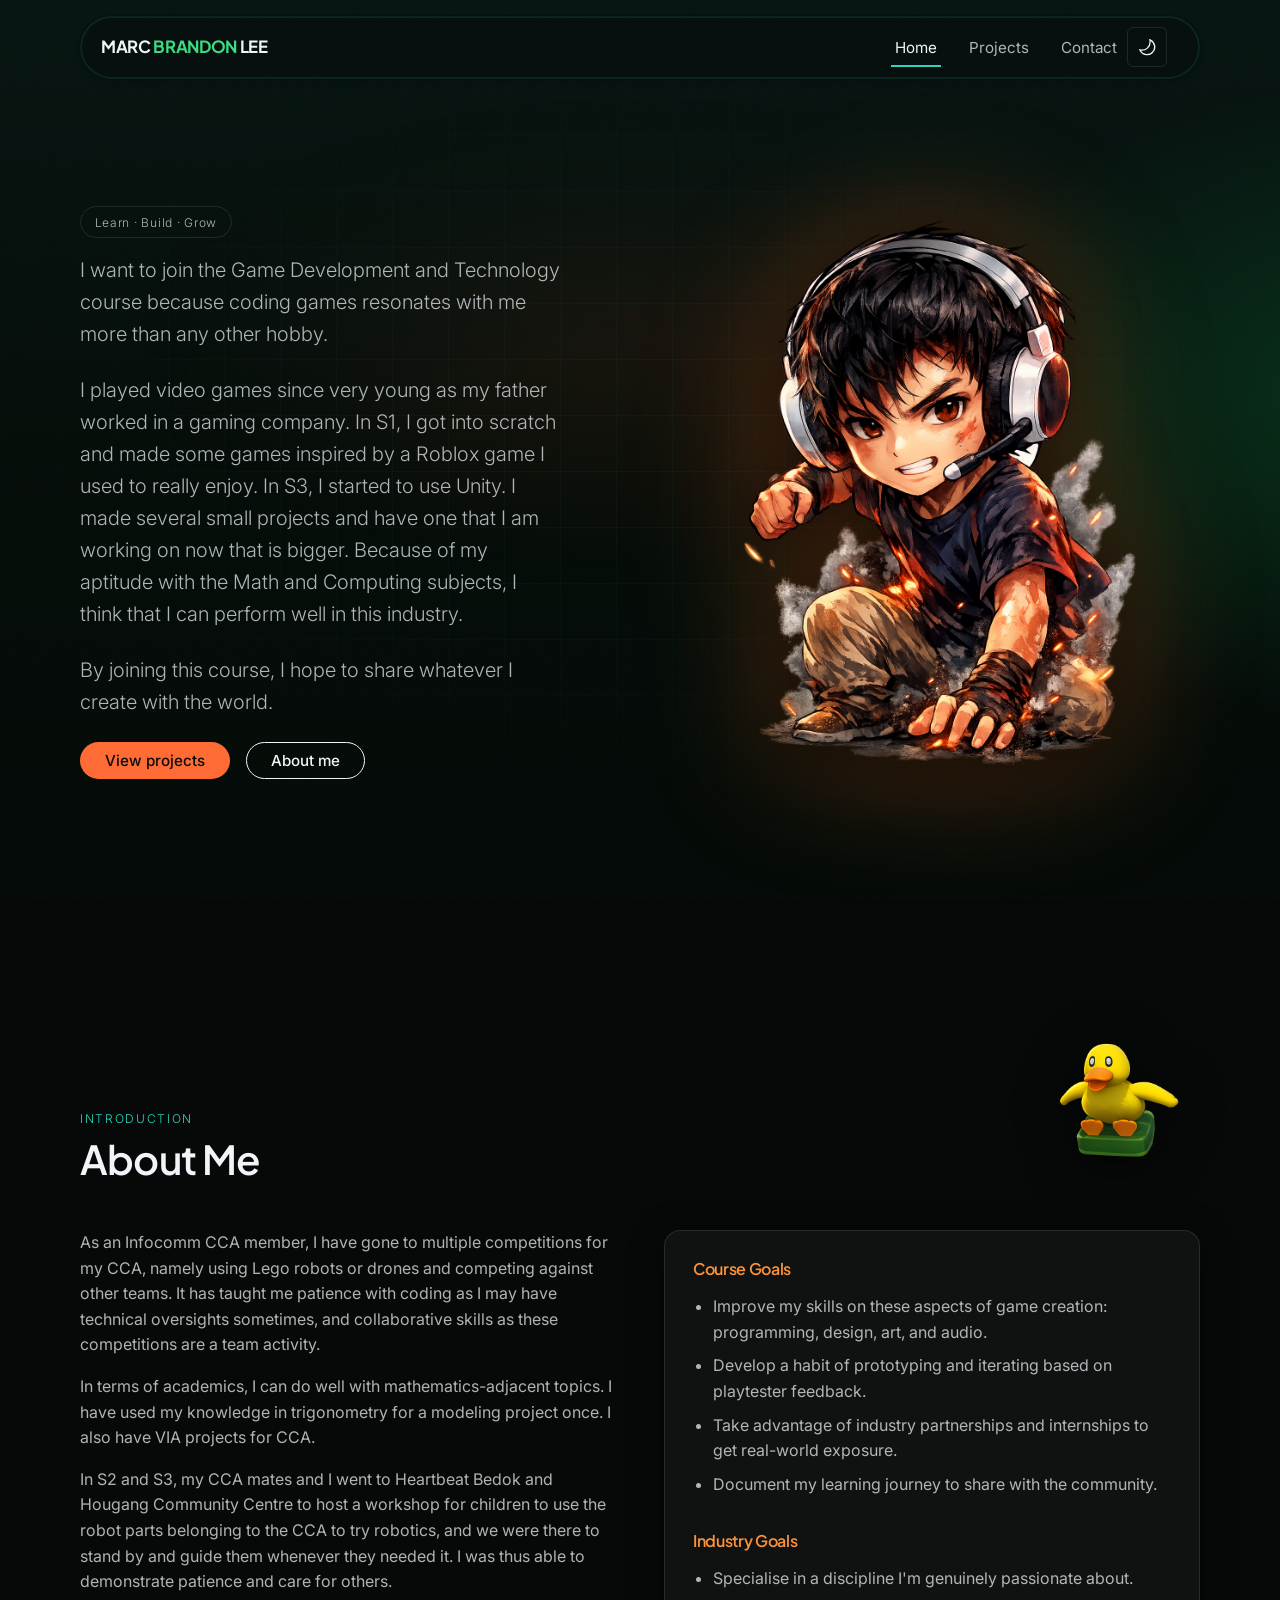
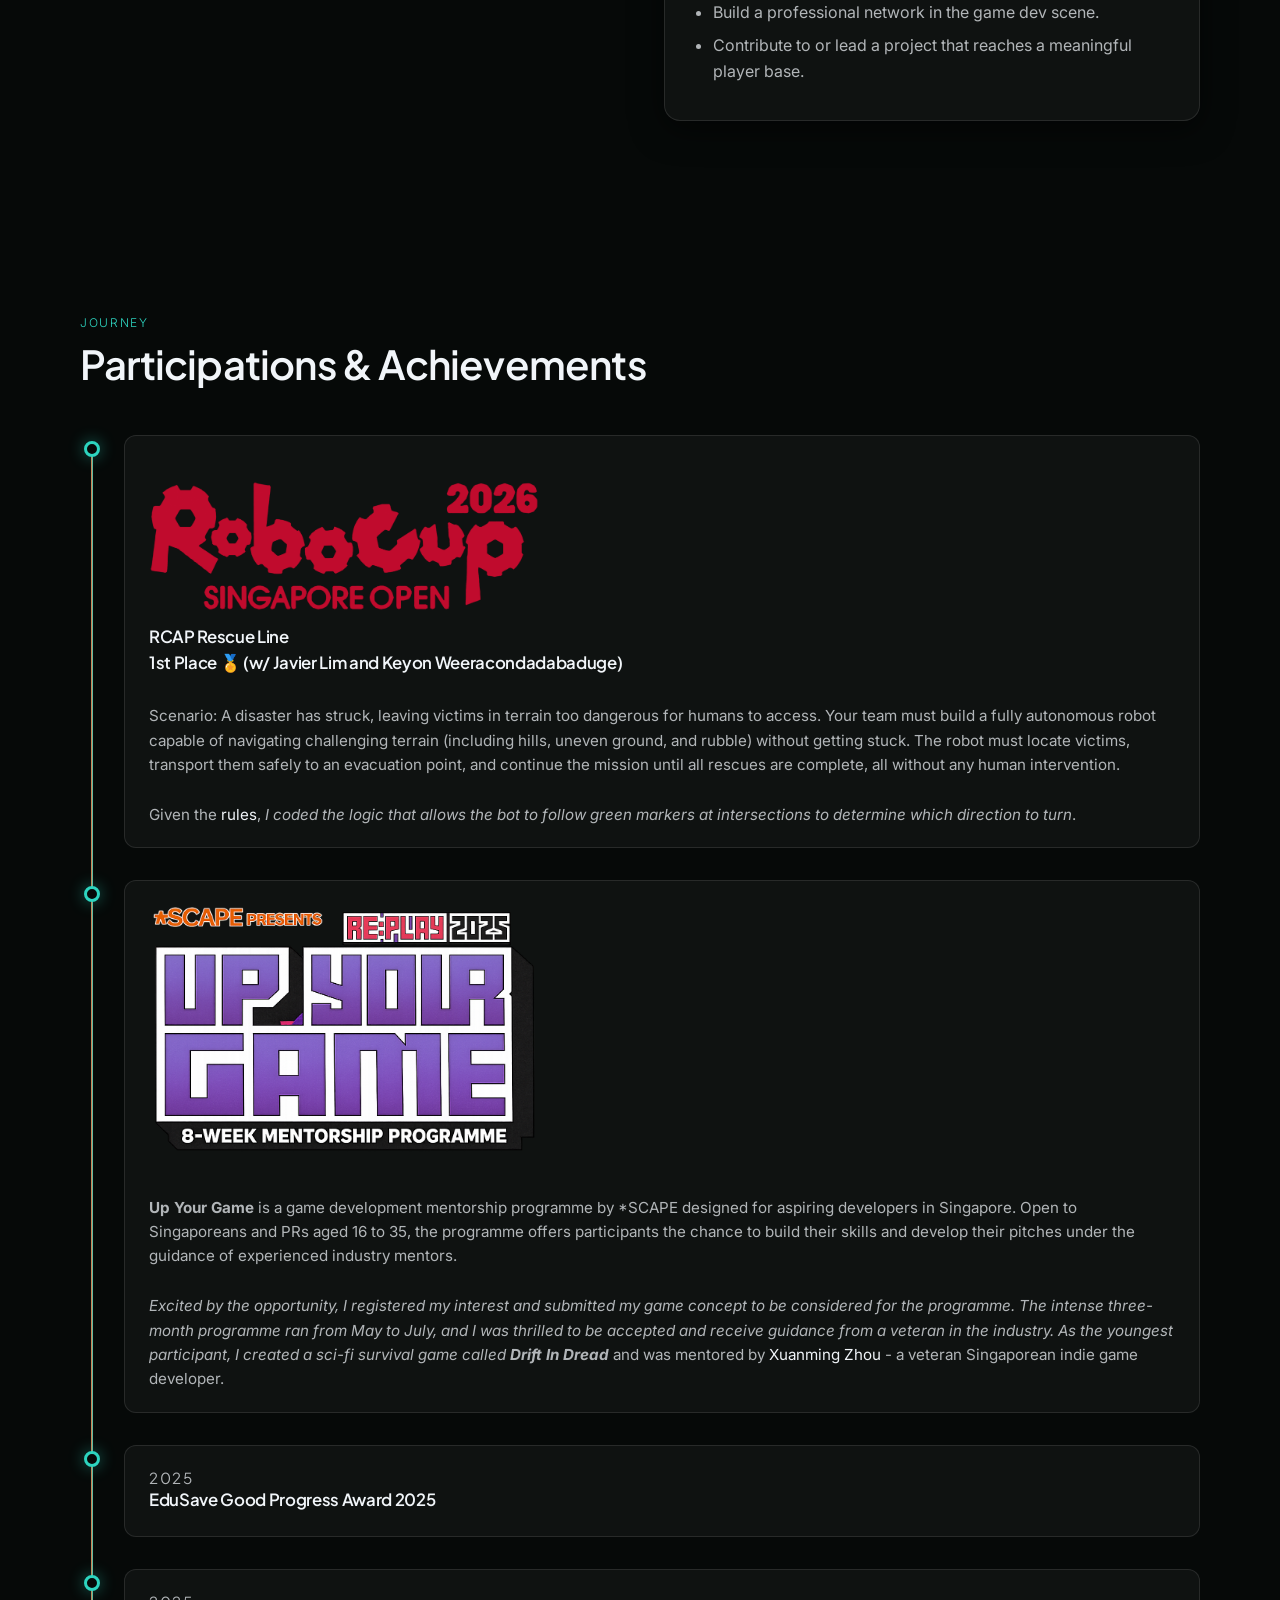
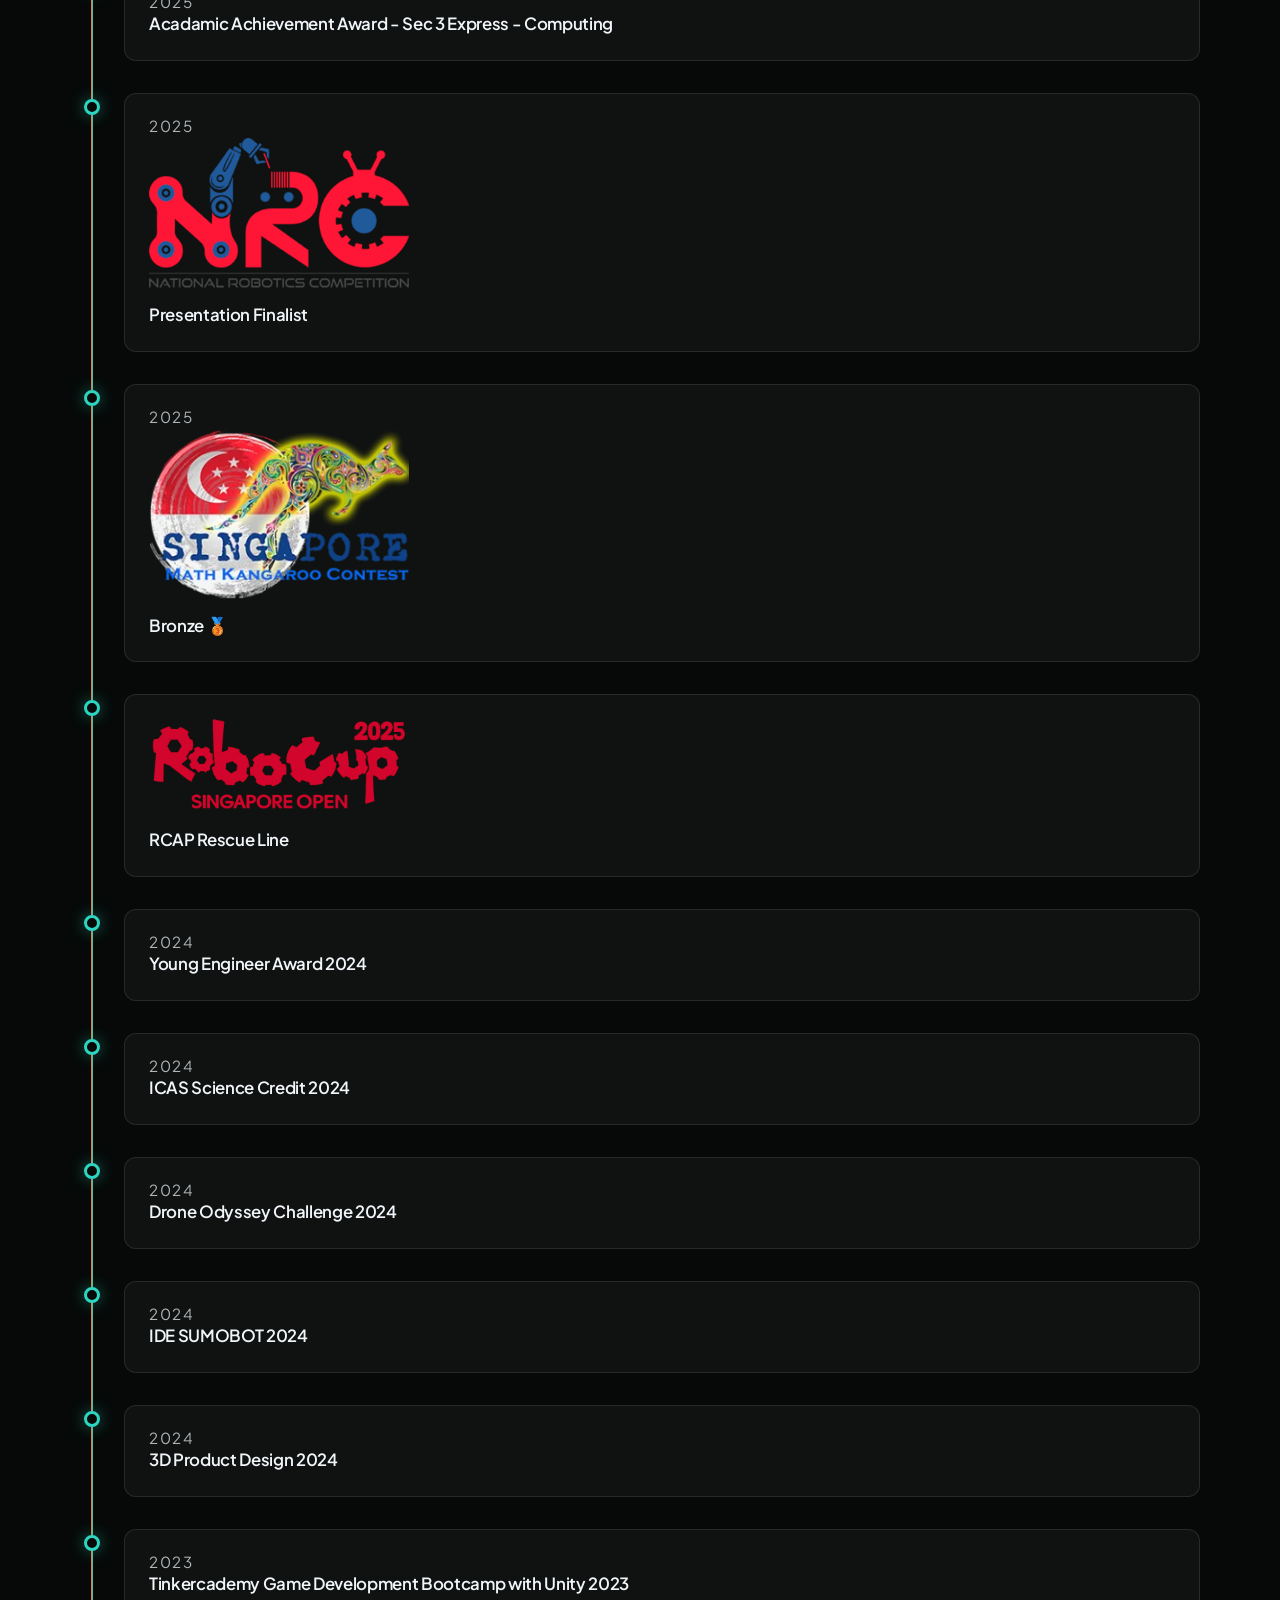
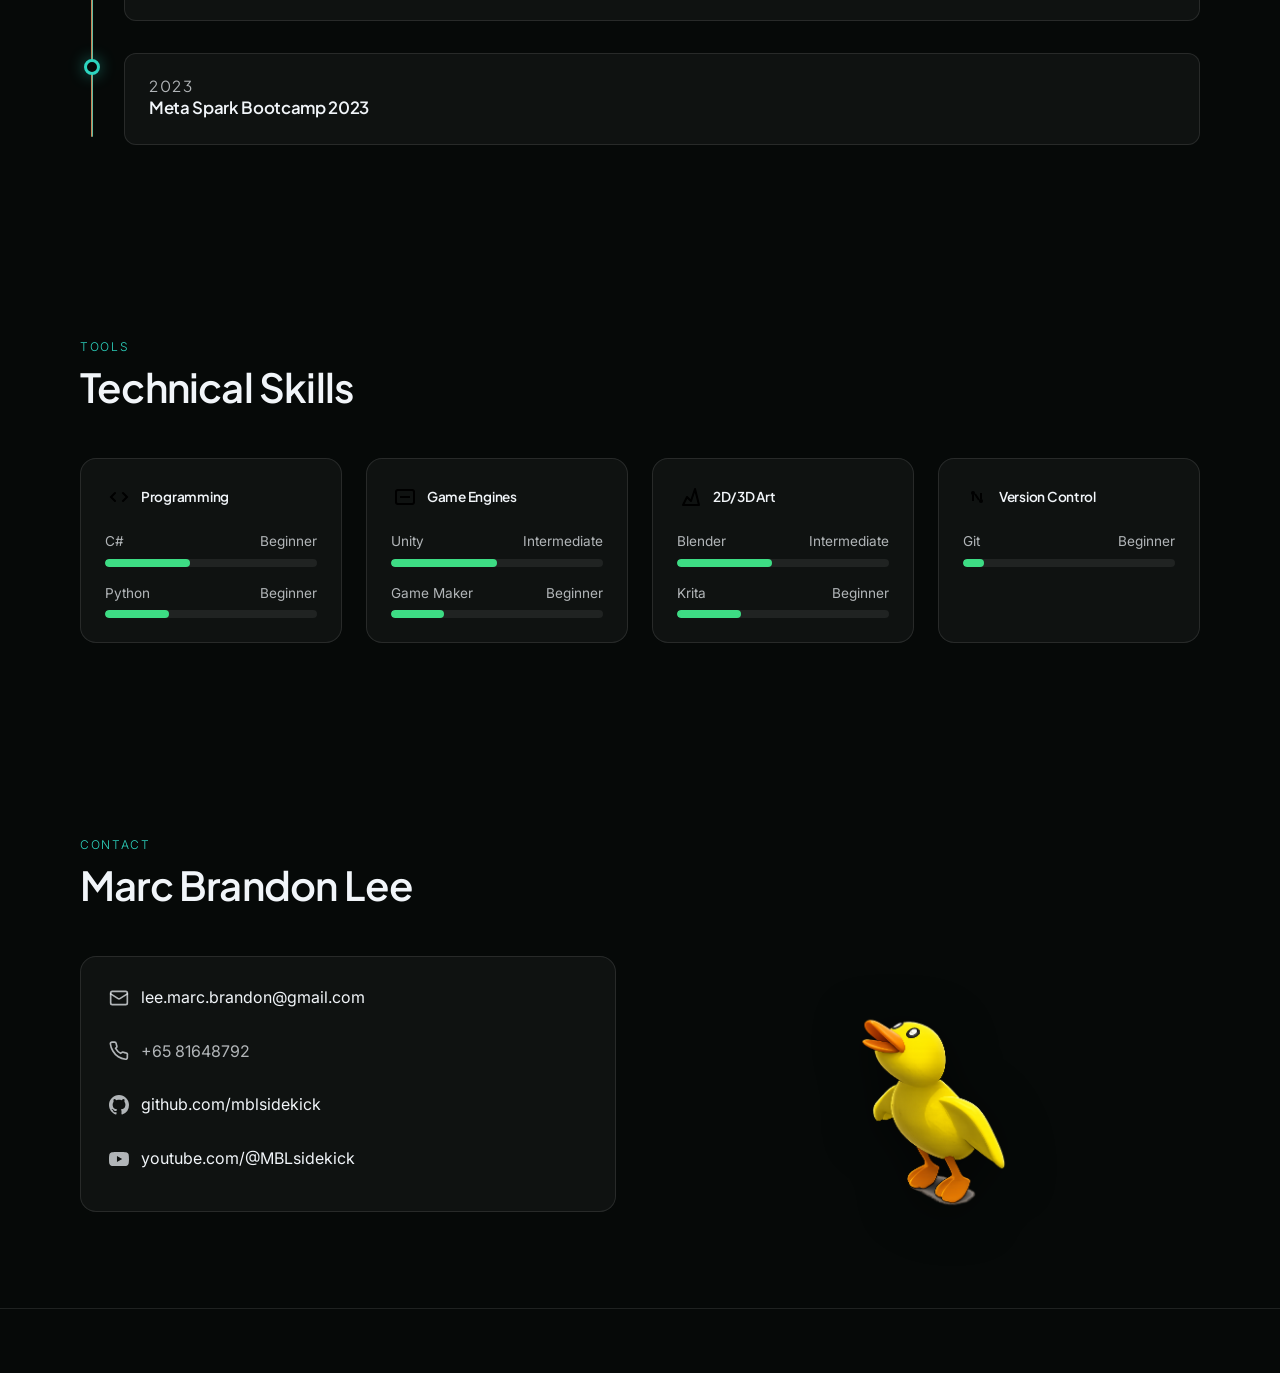
<file: index.html>
<!DOCTYPE html>
<html lang="en" class="dark">
  <head>
    <meta charset="UTF-8" />
    <meta name="viewport" content="width=device-width, initial-scale=1.0" />
    <meta
      name="description"
      content="Marc Brandon Lee — game development portfolio: Unity & Unreal projects, design documents, and contact."
    />
    <title>Marc Brandon Lee | Game Development Portfolio</title>
    <script>
      (function () {
        try {
          var t = localStorage.getItem("portfolioTheme");
          if (!t) t = "dark";
          document.documentElement.classList.remove("light", "dark");
          document.documentElement.classList.add(t);
        } catch (e) {
          document.documentElement.classList.add("dark");
        }
      })();
    </script>
    <link rel="preconnect" href="https://fonts.googleapis.com" />
    <link rel="preconnect" href="https://fonts.gstatic.com" crossorigin />
    <link
      href="https://fonts.googleapis.com/css2?family=Inter:wght@300;400;500;600;700&family=Plus+Jakarta+Sans:wght@400;500;600;700;800&display=swap"
      rel="stylesheet"
    />
    <link rel="stylesheet" href="css/style.css" />
    <link rel="stylesheet" href="css/responsive.css" />
  </head>
  <body>
    <!-- Full-screen loader: hidden by animations.js after load -->
    <div id="site-loader" class="site-loader" role="status" aria-live="polite" aria-busy="true">
      <div class="loader-inner">
        <div class="loader-logo">LOADING</div>
        <div class="loader-bar" aria-hidden="true">
          <div class="loader-bar-fill"></div>
        </div>
      </div>
    </div>

    <a class="skip-link" href="#main-content">Skip to main content</a>

    <div class="page-content">
      <header class="site-header">
        <div class="container header-inner">
          <a class="logo" href="index.html">MARC <span>BRANDON</span> LEE</a>
          <div class="header-actions">
            <nav id="primary-nav" class="main-nav" aria-label="Primary">
              <ul>
                <li><a href="index.html" aria-current="page">Home</a></li>
                <li><a href="projects.html">Projects</a></li>
                <li><a href="#contact">Contact</a></li>
              </ul>
            </nav>
            <button
              type="button"
              class="theme-toggle"
              id="theme-toggle"
              aria-label="Switch to light theme"
              title="Toggle light / dark theme"
            >
              <svg class="icon-moon" viewBox="0 0 24 24" aria-hidden="true" focusable="false">
                <path
                  fill="currentColor"
                  fill-rule="evenodd"
                  d="M16.5 6A10.5 10.5 0 0 1 4.7 16.4 8.5 8.5 0 1 0 16.4 4.7zm-1.7-2a9 9 0 0 1 .2 2 9 9 0 0 1-11 8.8 9 9 0 0 1-.8-.3c-.4 0-.8.3-.7.7a10 10 0 0 0 .3.8 10 10 0 0 0 9.2 6 10 10 0 0 0 4-19.2 10 10 0 0 0-.9-.3c-.3-.1-.7.3-.6.7a9 9 0 0 1 .3.8"
                />
              </svg>
              <svg class="icon-sun" viewBox="0 0 24 24" aria-hidden="true" focusable="false">
                <path
                  fill="currentColor"
                  fill-rule="evenodd"
                  d="M12 17.5a5.5 5.5 0 1 0 0-11 5.5 5.5 0 0 0 0 11m0 1.5a7 7 0 1 0 0-14 7 7 0 0 0 0 14m12-7a.8.8 0 0 1-.8.8h-2.4a.8.8 0 0 1 0-1.6h2.4a.8.8 0 0 1 .8.8M4 12a.8.8 0 0 1-.8.8H.8a.8.8 0 0 1 0-1.6h2.5a.8.8 0 0 1 .8.8zm16.5-8.5a.8.8 0 0 1 0 1l-1.8 1.8a.8.8 0 0 1-1-1l1.7-1.8a.8.8 0 0 1 1 0zM6.3 17.7a.8.8 0 0 1 0 1l-1.7 1.8a.8.8 0 1 1-1-1l1.7-1.8a.8.8 0 0 1 1 0M12 0a.8.8 0 0 1 .8.8v2.5a.8.8 0 0 1-1.6 0V.8A.8.8 0 0 1 12 0m0 20a.8.8 0 0 1 .8.8v2.4a.8.8 0 0 1-1.6 0v-2.4a.8.8 0 0 1 .8-.8M3.5 3.5a.8.8 0 0 1 1 0l1.8 1.8a.8.8 0 1 1-1 1L3.5 4.6a.8.8 0 0 1 0-1zm14.2 14.2a.8.8 0 0 1 1 0l1.8 1.7a.8.8 0 0 1-1 1l-1.8-1.7a.8.8 0 0 1 0-1"
                />
              </svg>
            </button>
            <button
              type="button"
              class="nav-toggle"
              aria-expanded="false"
              aria-controls="primary-nav"
              aria-label="Open menu"
            >
              <span></span><span></span><span></span>
            </button>
          </div>
          <div class="nav-backdrop" aria-hidden="true"></div>
        </div>
      </header>

      <main id="main-content">
        <!-- Hero: replace name, tagline, and profile image paths -->
        <section class="hero" id="top" aria-labelledby="hero-heading">
          <div class="container hero-grid">
            <div class="hero-text reveal">
              <p class="hero-eyebrow">Learn · Build · Grow</p>
              <p class="hero-tagline">
                I want to join the Game Development and Technology course because coding games resonates with me more than any other hobby.
              </p>
              <p class="hero-tagline">
                I played video games since very young as my father worked in a gaming company. In S1, I got into scratch and made some games inspired by a Roblox game I used to really enjoy. In S3, I started to use Unity. I made several small projects and have one that I am working on now that is bigger. Because of my aptitude with the Math and Computing subjects, I think that I can perform well in this industry.
              </p>
              <p class="hero-tagline">
                By joining this course, I hope to share whatever I create with the world.
              </p>
              <div class="hero-cta">
                <a class="btn btn-primary" href="projects.html">View projects</a>
                <a class="btn btn-ghost" href="#about">About me</a>
              </div>
            </div>
            <div class="hero-photo-wrap reveal">
              <div class="hero-photo-frame">
                <img
                  src="images/profile/hero-character.png"
                  alt="Portrait of Marc Brandon Lee, game development student"
                  width="400"
                  height="500"
                  loading="eager"
                />
              </div>
            </div>
          </div>
        </section>

        <!-- About -->
        <section class="section" id="about" aria-labelledby="about-title">
          <div class="container">
            <header class="section-header about-header reveal">
              <div class="about-header-text">
                <p class="section-label">Introduction</p>
                <h2 id="about-title" class="section-title">About Me</h2>
              </div>
              <img src="images/duck2.png" alt="Duck mascot" class="about-duck" />
            </header>
            <div class="about-grid">
              <div class="about-text reveal">
                <p>
                  As an Infocomm CCA member, I have gone to multiple competitions for my CCA, namely using Lego robots or drones and competing against other teams. It has taught me patience with coding as I may have technical oversights sometimes, and collaborative skills as these competitions are a team activity.
                </p>
                <p>
                  In terms of academics, I can do well with mathematics-adjacent topics. I have used my knowledge in trigonometry for a modeling project once. I also have VIA projects for CCA.
                </p>
                <p>
                   In S2 and S3, my CCA mates and I went to Heartbeat Bedok and Hougang Community Centre to host a workshop for children to use the robot parts belonging to the CCA to try robotics, and we were there to stand by and guide them whenever they needed it. I was thus able to demonstrate patience and care for others.
                </p>
              </div>
              <aside class="goals-card reveal" aria-labelledby="goals-heading">
                <h3 id="goals-heading">Course Goals</h3>
                <ul>
                  <li>Improve my skills on these aspects of game creation: programming, design, art, and audio.</li>
                  <li>Develop a habit of prototyping and iterating based on playtester feedback.</li>
                  <li>Take advantage of industry partnerships and internships to get real-world exposure.</li>
                  <li>Document my learning journey to share with the community.</li>
                </ul>
                <br>
                <h3 id="goals-heading">Industry Goals</h3>
                <ul>
                  <li>Specialise in a discipline I'm genuinely passionate about.</li>
                  <li>Build a professional network in the game dev scene.</li>
                  <li>Contribute to or lead a project that reaches a meaningful player base.</li>
                </ul>
              </aside>
            </div>
          </div>
        </section>


        <!-- Experience timeline -->
        <section class="section" id="experience" aria-labelledby="exp-title">
          <div class="container">
            <header class="section-header reveal">
              <p class="section-label">Journey</p>
              <h2 id="exp-title" class="section-title">Participations &amp; Achievements</h2>
            </header>
            <ol class="timeline">            
              <li class="timeline-item reveal">
                <span class="timeline-dot" aria-hidden="true"></span>
                <article class="timeline-card">
                  <!--<p class="timeline-date">2026</p>-->
                  <br>
                  <img src="images/robocup-2026.png" alt="RoboCup 2026 Singapore Open logo" style="max-width: 390px; width: 100%; margin-bottom: 1rem; display: block;" />
                  <h3>RCAP Rescue Line</h3>
                  <h3>1st Place 🏅 (w/ Javier Lim and Keyon Weeracondadabaduge)</h3>
                  <br>
                  <p>
                    Scenario: A disaster has struck, leaving victims in terrain too dangerous for humans to access. Your team must build a fully autonomous robot capable of navigating challenging terrain (including hills, uneven ground, and rubble) without getting stuck. The robot must locate victims, transport them safely to an evacuation point, and continue the mission until all rescues are complete, all without any human intervention.
                  </p>
                  <br>
                  <p>
                    Given the <a href="https://junior.robocup.org/wp-content/uploads/2026/01/RCJRescueLine2026-draft.pdf" target="_blank">rules</a>, <em>I coded the logic that allows the bot to follow green markers at intersections to determine which direction to turn</em>.
                  </p>
                </article>
              </li>
              <li class="timeline-item reveal">
                <span class="timeline-dot" aria-hidden="true"></span>
                <article class="timeline-card">
                  <img src="images/scape-up-your-game-2025.png" alt="SCAPE Up Your Game 2025 logo" style="max-width: 390px; width: 100%; margin-bottom: 1rem; display: block;" />
                  <br>
                  <p>
                    <strong>Up Your Game</strong> is a game development mentorship programme by *SCAPE designed for aspiring developers in Singapore. Open to Singaporeans and PRs aged 16 to 35, the programme offers participants the chance to build their skills and develop their pitches under the guidance of experienced industry mentors.
                  </p>
                  <br>
                  <p>
                    <em>Excited by the opportunity, I registered my interest and submitted my game concept to be considered for the programme. The intense three-month programme ran from May to July, and I was thrilled to be accepted and receive guidance from a veteran in the industry. As the youngest participant, I created a sci-fi survival game called <strong>Drift In Dread</strong></em> and was mentored by <a href="https://xuanmingzhou.com/games/" target="_blank">Xuanming Zhou</a> - a veteran Singaporean indie game developer.
                  </p>
                </article>
              </li>
              <li class="timeline-item reveal">
                <span class="timeline-dot" aria-hidden="true"></span>
                <article class="timeline-card">
                  <p class="timeline-date">2025</p>
                  <h3>EduSave Good Progress Award 2025</h3>
                </article>
              </li>
              <li class="timeline-item reveal">
                <span class="timeline-dot" aria-hidden="true"></span>
                <article class="timeline-card">
                  <p class="timeline-date">2025</p>
                  <h3>Acadamic Achievement Award - Sec 3 Express - Computing</h3>
                </article>
              </li>
              <li class="timeline-item reveal">
                <span class="timeline-dot" aria-hidden="true"></span>
                <article class="timeline-card">
                  <p class="timeline-date">2025</p>
                  <img src="images/national-robotics-competition.png" alt="National Robotics Competition logo" style="max-width: 260px; width: 100%; margin-bottom: 1rem; display: block;" />
                  <h3>Presentation Finalist</h3>
                </article>
              </li>
              <li class="timeline-item reveal">
                <span class="timeline-dot" aria-hidden="true"></span>
                <article class="timeline-card">
                  <p class="timeline-date">2025</p>
                  <img src="images/singapore-math-kangaroo.png" alt="Singapore Math Kangaroo logo" style="max-width: 260px; width: 100%; margin-bottom: 1rem; display: block;" />
                  <h3>Bronze 🥉</h3>
                </article>
              </li>
              <li class="timeline-item reveal">
                <span class="timeline-dot" aria-hidden="true"></span>
                <article class="timeline-card">
                  <!--<p class="timeline-date">2025</p>-->
                  <img src="images/robocup-2025.png" alt="RoboCup 2025 Singapore Open logo" style="max-width: 260px; width: 100%; margin-bottom: 1rem; display: block;" />
                  <h3>RCAP Rescue Line</h3>
                </article>
              </li>
              <li class="timeline-item reveal">
                <span class="timeline-dot" aria-hidden="true"></span>
                <article class="timeline-card">
                  <p class="timeline-date">2024</p>
                  <h3>Young Engineer Award 2024</h3>
                </article>
              </li>
              <li class="timeline-item reveal">
                <span class="timeline-dot" aria-hidden="true"></span>
                <article class="timeline-card">
                  <p class="timeline-date">2024</p>
                  <h3>ICAS Science Credit 2024</h3>
                </article>
              </li>
              <li class="timeline-item reveal">
                <span class="timeline-dot" aria-hidden="true"></span>
                <article class="timeline-card">
                  <p class="timeline-date">2024</p>
                  <h3>Drone Odyssey Challenge 2024</h3>
                </article>
              </li>
              <li class="timeline-item reveal">
                <span class="timeline-dot" aria-hidden="true"></span>
                <article class="timeline-card">
                  <p class="timeline-date">2024</p>
                  <h3>IDE SUMOBOT 2024</h3>
                </article>
              </li>
              <li class="timeline-item reveal">
                <span class="timeline-dot" aria-hidden="true"></span>
                <article class="timeline-card">
                  <p class="timeline-date">2024</p>
                  <h3>3D Product Design 2024</h3>
                </article>
              </li>
              <li class="timeline-item reveal">
                <span class="timeline-dot" aria-hidden="true"></span>
                <article class="timeline-card">
                  <p class="timeline-date">2023</p>
                  <h3>Tinkercademy Game Development Bootcamp with Unity 2023</h3>
                </article>
              </li>
              <li class="timeline-item reveal">
                <span class="timeline-dot" aria-hidden="true"></span>
                <article class="timeline-card">
                  <p class="timeline-date">2023</p>
                  <h3>Meta Spark Bootcamp 2023</h3>
                </article>
              </li>
            </ol>
          </div>
        </section>


        <!-- Skills: edit data-width (e.g. 85%) and labels per student -->
        <section class="section" id="skills" aria-labelledby="skills-title">
          <div class="container">
            <header class="section-header reveal">
              <p class="section-label">Tools</p>
              <h2 id="skills-title" class="section-title">Technical Skills</h2>
            </header>
            <div class="skills-grid">
              <div class="skill-category reveal">
                <h3>
                  <span class="icon-wrap"><img src="images/icons/code.svg" alt="" width="24" height="24" /></span>
                  Programming
                </h3>
                <div class="skill-row">
                  <div class="skill-label"><span>C#</span><span>Beginner</span></div>
                  <div class="skill-bar" role="img" aria-label="C sharp skill level 65 percent">
                    <div class="skill-bar-fill" data-width="40%"></div>
                  </div>
                </div>
                <div class="skill-row">
                  <div class="skill-label"><span>Python</span><span>Beginner</span></div>
                  <div class="skill-bar" role="img" aria-label="Python skill level 65 percent">
                    <div class="skill-bar-fill" data-width="30%"></div>
                  </div>
                </div>
              </div>

              <div class="skill-category reveal">
                <h3>
                  <span class="icon-wrap"><img src="images/icons/engine.svg" alt="" width="24" height="24" /></span>
                  Game Engines
                </h3>
                <div class="skill-row" style="margin-top: 1rem">
                  <div class="skill-label"><span>Unity</span><span>Intermediate</span></div>
                  <div class="skill-bar">
                    <div class="skill-bar-fill" data-width="50%"></div>
                  </div>
                </div>
                <div class="skill-row" style="margin-top: 1rem">
                  <div class="skill-label"><span>Game Maker</span><span>Beginner</span></div>
                  <div class="skill-bar">
                    <div class="skill-bar-fill" data-width="25%"></div>
                  </div>
                </div>
              </div>

              <div class="skill-category reveal">
                <h3>
                  <span class="icon-wrap"><img src="images/icons/art.svg" alt="" width="24" height="24" /></span>
                  2D/3D Art
                </h3>
                <div class="skill-row" style="margin-top: 1rem">
                  <div class="skill-label"><span>Blender</span><span>Intermediate</span></div>
                  <div class="skill-bar">
                    <div class="skill-bar-fill" data-width="45%"></div>
                  </div>
                </div>
                <div class="skill-row" style="margin-top: 1rem">
                  <div class="skill-label"><span>Krita</span><span>Beginner</span></div>
                  <div class="skill-bar">
                    <div class="skill-bar-fill" data-width="30%"></div>
                  </div>
                </div>
              </div>

              <div class="skill-category reveal">
                <h3>
                  <span class="icon-wrap"><img src="images/icons/git.svg" alt="" width="24" height="24" /></span>
                  Version Control
                </h3>
                <div class="skill-row" style="margin-top: 1rem">
                  <div class="skill-label"><span>Git</span><span>Beginner</span></div>
                  <div class="skill-bar">
                    <div class="skill-bar-fill" data-width="10%"></div>
                  </div>
                </div>
              </div>
            </div>
          </div>
        </section>


        <!-- Contact -->
        <section class="section" id="contact" aria-labelledby="contact-title">
          <div class="container">
            <header class="section-header reveal">
              <p class="section-label">Contact</p>
              <h2 id="contact-title" class="section-title">Marc Brandon Lee</h2>
            </header>
            <div class="contact-grid">
              <div class="contact-info reveal">
                <ul class="contact-list" style="display: flex; flex-direction: column; gap: 1rem; list-style: none; padding: 0; margin: 0;">
                  <li style="display: flex; align-items: center; gap: 0.75rem;">
                    <svg xmlns="http://www.w3.org/2000/svg" width="20" height="20" viewBox="0 0 24 24" fill="none" stroke="currentColor" stroke-width="2" stroke-linecap="round" stroke-linejoin="round" aria-hidden="true" style="flex-shrink:0; color: var(--accent)"><rect width="20" height="16" x="2" y="4" rx="2"/><path d="m22 7-8.97 5.7a1.94 1.94 0 0 1-2.06 0L2 7"/></svg>
                    <a href="mailto:lee.marc.brandon@gmail.com" style="word-break: break-all;">lee.marc.brandon@gmail.com</a>
                  </li>
                  <li style="display: flex; align-items: center; gap: 0.75rem;">
                    <svg xmlns="http://www.w3.org/2000/svg" width="20" height="20" viewBox="0 0 24 24" fill="none" stroke="currentColor" stroke-width="2" stroke-linecap="round" stroke-linejoin="round" aria-hidden="true" style="flex-shrink:0; color: var(--accent)"><path d="M22 16.92v3a2 2 0 0 1-2.18 2 19.79 19.79 0 0 1-8.63-3.07A19.5 19.5 0 0 1 4.69 12a19.79 19.79 0 0 1-3.07-8.67A2 2 0 0 1 3.6 1.27h3a2 2 0 0 1 2 1.72c.127.96.361 1.903.7 2.81a2 2 0 0 1-.45 2.11L7.91 8.85a16 16 0 0 0 6 6l1.27-.85a2 2 0 0 1 2.11-.45c.907.339 1.85.573 2.81.7A2 2 0 0 1 22 16.92z"/></svg>
                    <span>+65 81648792</span>
                  </li>
                  <li style="display: flex; align-items: center; gap: 0.75rem;">
                    <svg xmlns="http://www.w3.org/2000/svg" width="20" height="20" viewBox="0 0 24 24" fill="currentColor" aria-hidden="true" style="flex-shrink:0; color: var(--accent)"><path d="M12 0C5.37 0 0 5.37 0 12c0 5.31 3.435 9.795 8.205 11.385.6.105.825-.255.825-.57 0-.285-.015-1.23-.015-2.235-3.015.555-3.795-.735-4.035-1.41-.135-.345-.72-1.41-1.23-1.695-.42-.225-1.02-.78-.015-.795.945-.015 1.62.87 1.845 1.23 1.08 1.815 2.805 1.305 3.495.99.105-.78.42-1.305.765-1.605-2.67-.3-5.46-1.335-5.46-5.925 0-1.305.465-2.385 1.23-3.225-.12-.3-.54-1.53.12-3.18 0 0 1.005-.315 3.3 1.23.96-.27 1.98-.405 3-.405s2.04.135 3 .405c2.295-1.56 3.3-1.23 3.3-1.23.66 1.65.24 2.88.12 3.18.765.84 1.23 1.905 1.23 3.225 0 4.605-2.805 5.625-5.475 5.925.435.375.81 1.095.81 2.22 0 1.605-.015 2.895-.015 3.3 0 .315.225.69.825.57A12.02 12.02 0 0 0 24 12c0-6.63-5.37-12-12-12z"/></svg>
                    <a href="https://github.com/mblsidekick" target="_blank" rel="noopener">github.com/mblsidekick</a>
                  </li>
                  <li style="display: flex; align-items: center; gap: 0.75rem;">
                    <svg xmlns="http://www.w3.org/2000/svg" width="20" height="20" viewBox="0 0 24 24" fill="currentColor" aria-hidden="true" style="flex-shrink:0; color: var(--accent)"><path d="M23.498 6.186a3.016 3.016 0 0 0-2.122-2.136C19.505 3.545 12 3.545 12 3.545s-7.505 0-9.377.505A3.017 3.017 0 0 0 .502 6.186C0 8.07 0 12 0 12s0 3.93.502 5.814a3.016 3.016 0 0 0 2.122 2.136c1.871.505 9.376.505 9.376.505s7.505 0 9.377-.505a3.015 3.015 0 0 0 2.122-2.136C24 15.93 24 12 24 12s0-3.93-.502-5.814zM9.545 15.568V8.432L15.818 12l-6.273 3.568z"/></svg>
                    <a href="https://www.youtube.com/@MBLsidekick" target="_blank" rel="noopener">youtube.com/@MBLsidekick</a>
                  </li>
                </ul>
              </div>
              <div style="position: relative;">
                <img src="images/duck.png" alt="Duck mascot" style="position: absolute; bottom: 0; left: 50%; transform: translateX(-50%); height: 80%; width: auto; object-fit: contain; filter: drop-shadow(0 8px 24px rgba(0,0,0,0.5));" />
              </div>
            </div>
          </div>
        </section>
      </main>

      <footer class="site-footer">
      </footer>
    </div>

    <script>
      document.getElementById("year").textContent = new Date().getFullYear();
    </script>
    <script src="js/animations.js" defer></script>
    <script src="js/main.js" defer></script>
  </body>
</html>
</file>
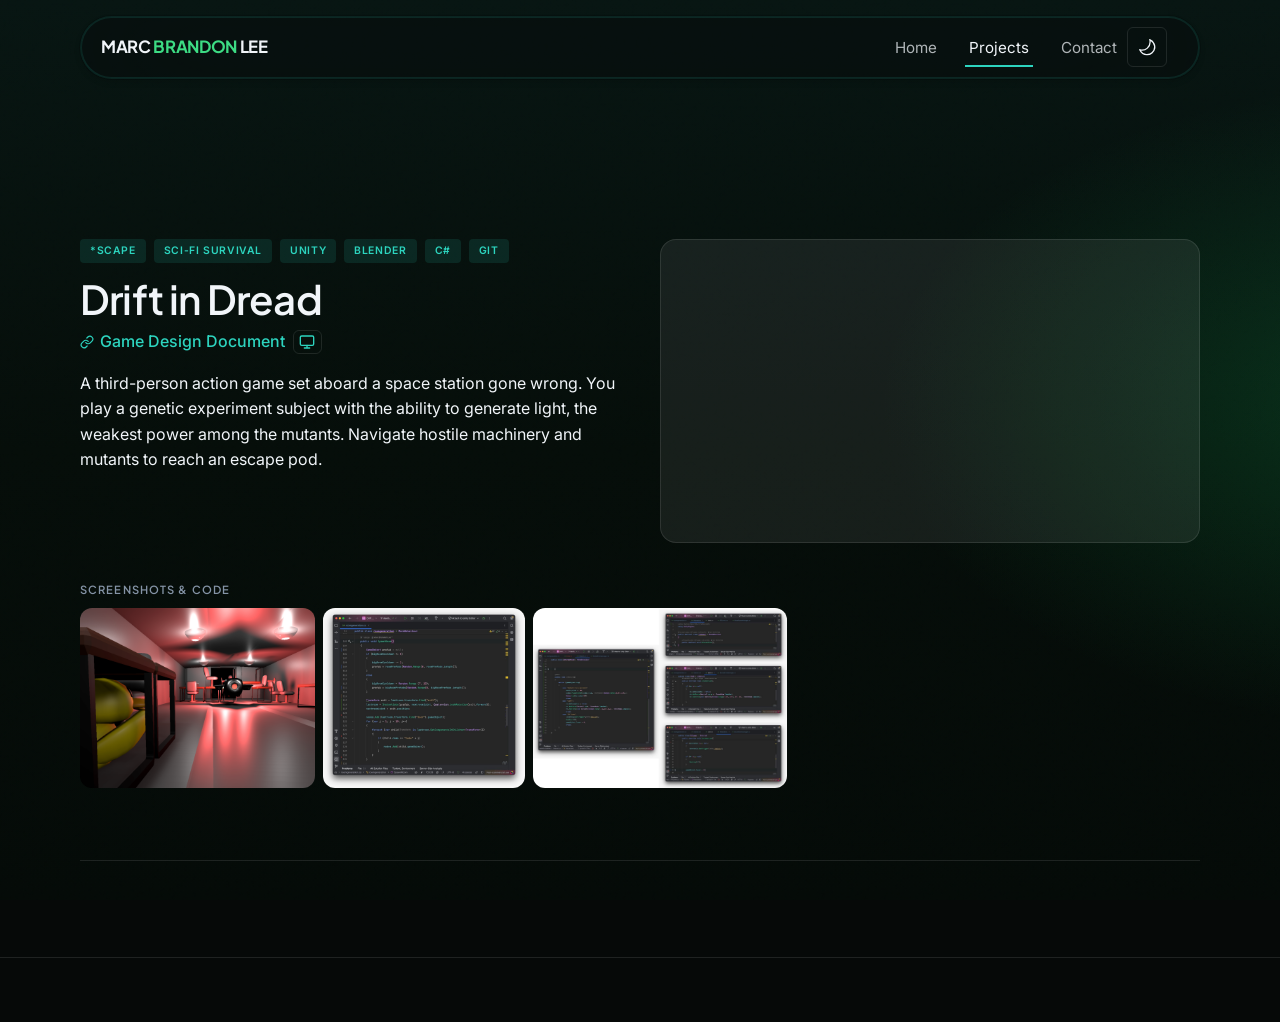
<file: projects.html>
<!DOCTYPE html>
<html lang="en" class="dark">
  <head>
    <meta charset="UTF-8" />
    <meta name="viewport" content="width=device-width, initial-scale=1.0" />
    <meta name="description" content="Unity projects by Marc Brandon Lee — demos, repos, and breakdowns." />
    <title>Projects | Marc Brandon Lee</title>
    <script>
      (function () {
        try {
          var t = localStorage.getItem("portfolioTheme");
          if (!t) t = "dark";
          document.documentElement.classList.remove("light", "dark");
          document.documentElement.classList.add(t);
        } catch (e) {
          document.documentElement.classList.add("dark");
        }
      })();
    </script>
    <link rel="preconnect" href="https://fonts.googleapis.com" />
    <link rel="preconnect" href="https://fonts.gstatic.com" crossorigin />
    <link
      href="https://fonts.googleapis.com/css2?family=Inter:wght@300;400;500;600;700&family=Plus+Jakarta+Sans:wght@400;500;600;700;800&display=swap"
      rel="stylesheet"
    />
    <link rel="stylesheet" href="css/style.css" />
    <link rel="stylesheet" href="css/responsive.css" />
  </head>
  <body>
    <div id="site-loader" class="site-loader" role="status" aria-live="polite">
      <div class="loader-inner">
        <div class="loader-logo">LOADING</div>
        <div class="loader-bar" aria-hidden="true"><div class="loader-bar-fill"></div></div>
      </div>
    </div>

    <a class="skip-link" href="#main-content">Skip to main content</a>

    <div class="page-content">
      <header class="site-header">
        <div class="container header-inner">
          <a class="logo" href="index.html">MARC <span>BRANDON</span> LEE</a>
          <div class="header-actions">
            <nav id="primary-nav" class="main-nav" aria-label="Primary">
              <ul>
                <li><a href="index.html">Home</a></li>
                <li><a href="projects.html" aria-current="page">Projects</a></li>
                <li><a href="index.html#contact">Contact</a></li>
              </ul>
            </nav>
            <button type="button" class="theme-toggle" id="theme-toggle" aria-label="Switch to light theme" title="Toggle light / dark theme">
              <svg class="icon-moon" viewBox="0 0 24 24" aria-hidden="true" focusable="false">
                <path fill="currentColor" fill-rule="evenodd" d="M16.5 6A10.5 10.5 0 0 1 4.7 16.4 8.5 8.5 0 1 0 16.4 4.7zm-1.7-2a9 9 0 0 1 .2 2 9 9 0 0 1-11 8.8 9 9 0 0 1-.8-.3c-.4 0-.8.3-.7.7a10 10 0 0 0 .3.8 10 10 0 0 0 9.2 6 10 10 0 0 0 4-19.2 10 10 0 0 0-.9-.3c-.3-.1-.7.3-.6.7a9 9 0 0 1 .3.8" />
              </svg>
              <svg class="icon-sun" viewBox="0 0 24 24" aria-hidden="true" focusable="false">
                <path fill="currentColor" fill-rule="evenodd" d="M12 17.5a5.5 5.5 0 1 0 0-11 5.5 5.5 0 0 0 0 11m0 1.5a7 7 0 1 0 0-14 7 7 0 0 0 0 14m12-7a.8.8 0 0 1-.8.8h-2.4a.8.8 0 0 1 0-1.6h2.4a.8.8 0 0 1 .8.8M4 12a.8.8 0 0 1-.8.8H.8a.8.8 0 0 1 0-1.6h2.5a.8.8 0 0 1 .8.8zm16.5-8.5a.8.8 0 0 1 0 1l-1.8 1.8a.8.8 0 0 1-1-1l1.7-1.8a.8.8 0 0 1 1 0zM6.3 17.7a.8.8 0 0 1 0 1l-1.7 1.8a.8.8 0 1 1-1-1l1.7-1.8a.8.8 0 0 1 1 0M12 0a.8.8 0 0 1 .8.8v2.5a.8.8 0 0 1-1.6 0V.8A.8.8 0 0 1 12 0m0 20a.8.8 0 0 1 .8.8v2.4a.8.8 0 0 1-1.6 0v-2.4a.8.8 0 0 1 .8-.8M3.5 3.5a.8.8 0 0 1 1 0l1.8 1.8a.8.8 0 1 1-1 1L3.5 4.6a.8.8 0 0 1 0-1zm14.2 14.2a.8.8 0 0 1 1 0l1.8 1.7a.8.8 0 0 1-1 1l-1.8-1.7a.8.8 0 0 1 0-1" />
              </svg>
            </button>
            <button type="button" class="nav-toggle" aria-expanded="false" aria-controls="primary-nav" aria-label="Open menu">
              <span></span><span></span><span></span>
            </button>
          </div>
          <div class="nav-backdrop" aria-hidden="true"></div>
        </div>
      </header>

      <main id="main-content">
<section class="section">
          <div class="container">
            <div class="projects-list">

              <!-- ── PROJECT 1: Drift in Dread ───────────────────────── -->
              <section
                class="project-section reveal"
                id="project-drift-in-dread"
                data-engine="unity"
                data-genre="action"
                data-type="prototype"
                aria-labelledby="proj1-title"
              >
                <div class="project-zone-1">
                  <div class="project-zone-1-info">
                    <div class="project-meta">
                      <span class="tag">*SCAPE</span>
                      <span class="tag">Sci-fi Survival</span>
                      <span class="tag">Unity</span>
                      <span class="tag">Blender</span>
                      <span class="tag">C#</span>
                      <span class="tag">Git</span>
                    </div>
                    <h2 id="proj1-title">Drift in Dread</h2>
                    <div class="project-tagline-row">
                      <a class="project-tagline" href="https://docs.google.com/document/d/17aAWyNgqKw5s7BxBCaJME0z6S__SuQJcaZ3MaQAeVqQ" target="_blank" rel="noopener noreferrer">
                        <svg aria-hidden="true" focusable="false" width="14" height="14" viewBox="0 0 24 24" fill="none" stroke="currentColor" stroke-width="2" stroke-linecap="round" stroke-linejoin="round" style="vertical-align:-0.1em;margin-right:0.35em"><path d="M10 13a5 5 0 0 0 7.54.54l3-3a5 5 0 0 0-7.07-7.07l-1.72 1.71"/><path d="M14 11a5 5 0 0 0-7.54-.54l-3 3a5 5 0 0 0 7.07 7.07l1.71-1.71"/></svg>Game Design Document
                      </a>
                      <button type="button" class="gdd-slides-btn" aria-label="View GDD slides" title="View slides">
                        <svg aria-hidden="true" focusable="false" width="16" height="16" viewBox="0 0 24 24" fill="none" stroke="currentColor" stroke-width="2" stroke-linecap="round" stroke-linejoin="round"><rect x="2" y="3" width="20" height="14" rx="2"/><path d="M8 21h8M12 17v4"/></svg>
                      </button>
                    </div>
                    <!-- Hidden GDD slide images — opened by the slides button via lightbox -->
                    <div class="gdd-slides-strip" hidden>
                      <img class="gallery-img" src="images/projects/drift-gdd-slide-1.png" alt="GDD Slide 1 — Title" data-description="Page 1" />
                      <img class="gallery-img" src="images/projects/drift-gdd-slide-2.png" alt="GDD Slide 2 — Story Timeline" data-description="Page 2" />
                      <img class="gallery-img" src="images/projects/drift-gdd-slide-3.png" alt="GDD Slide 3 — Core Navigation" data-description="Page 3" />
                      <img class="gallery-img" src="images/projects/drift-gdd-slide-4.png" alt="GDD Slide 4 — Resource Generation" data-description="Page 4" />
                      <img class="gallery-img" src="images/projects/drift-gdd-slide-5.png" alt="GDD Slide 5 — Threat Matrix" data-description="Page 5" />
                      <img class="gallery-img" src="images/projects/drift-gdd-slide-6.png" alt="GDD Slide 6 — Spacewalk" data-description="Page 6" />
                      <img class="gallery-img" src="images/projects/drift-gdd-slide-7.png" alt="GDD Slide 7 — Overgrowth" data-description="Page 7" />
                      <img class="gallery-img" src="images/projects/drift-gdd-slide-8.png" alt="GDD Slide 8 — Brute Arena" data-description="Page 8" />
                      <img class="gallery-img" src="images/projects/drift-gdd-slide-9.png" alt="GDD Slide 9 — Brute AI" data-description="Page 9" />
                    </div>
                    <p>
                      A third-person action game set aboard a space station gone wrong. You play a
                      genetic experiment subject with the ability to generate light, the weakest
                      power among the mutants. Navigate hostile machinery and mutants to reach an
                      escape pod.
                    </p>
                  </div>
                  <div class="project-video-wrap">
                    <iframe width="560" height="315" src="https://www.youtube.com/embed/HUAcViJ0gN0?si=OO_hc-f7C6N0ki_U" title="YouTube video player" frameborder="0" allow="accelerometer; autoplay; clipboard-write; encrypted-media; gyroscope; picture-in-picture; web-share" referrerpolicy="strict-origin-when-cross-origin" allowfullscreen></iframe>
                  </div>
                </div>
                <div class="project-zone-2">

                  <!-- Gallery -->
                  <div class="project-gallery">
                    <h3 class="zone-label">Screenshots & Code</h3>
                    <div class="screenshot-strip">
                      <img class="gallery-img" src="images/projects/drift-screenshot-1.png" alt="Drift in Dread — screenshot 1" data-description="Drone Behaviour: Drone detects player through raycasting to implement line of sight checks and using waypoints for navigation." loading="lazy" />
                      <img class="gallery-img" src="images/projects/drift-screenshot-2.jpg" alt="Drift in Dread — screenshot 2" data-description="Room Generation: Spawns rooms in succession from a list of prefabs. Chooses a different list of prefabs with bigger rooms every 7-10 generations. Has a node system so certain rooms with complex shapes can allow Drone to follow a path of the waypoints." loading="lazy" />
                      <img class="gallery-img" src="images/projects/drift-screenshot-3.jpg" alt="Drift in Dread — screenshot 3" data-description="Interactable Objects: (Left) Before refactoring I used one script to contain all the interactable object behaviour code. (Right) After refactoring I used an abstract interface so each interactable is its own script and follows single responsibility principle." loading="lazy" />
                    </div>
                  </div>


                </div>
              </section>

              <hr class="project-divider" aria-hidden="true" />

              <!-- ── PROJECT 2: Diablo-like Project ──────────────────── -->
<!--
              <section
                class="project-section reveal"
                id="project-diablo-like"
                data-engine="unity"
                data-genre="rpg"
                data-type="prototype"
                aria-labelledby="proj2-title"
              >
                <div class="project-zone-1">
                  <div class="project-zone-1-info">
                    <div class="project-meta">
                      <span class="tag">Unity</span>
                      <span class="tag">RPG</span>
                      <span class="tag">Prototype</span>
                    </div>
                    <h2 id="proj2-title">Diablo-like Project</h2>
                    <p class="project-tagline">Top-down action RPG in development.</p>
                    <p>
                      A top-down action RPG prototype inspired by the Diablo series. Built in Unity,
                      focused on combat feel, loot systems, and dungeon traversal. Details TBD as
                      the project develops.
                    </p>
                    <p class="timeline-inline">Timeline: TBD</p>
                    <div class="project-links">
                      <a href="https://github.com/" rel="noopener noreferrer" target="_blank">Source</a>
                      <a href="documents/gdd-echo-ruins.html" rel="noopener noreferrer" target="_blank">Game Design Doc</a>
                    </div>
                  </div>
                  <div class="project-video-wrap">
                    <div class="project-video-placeholder" aria-label="Gameplay video placeholder">
                      <span class="project-video-play" aria-hidden="true">▶</span>
                      <span class="project-video-label">Gameplay Video</span>
                    </div>
                  </div>
                </div>
                <div class="project-zone-2">

                  <div class="project-gallery">
                    <h3 class="zone-label">Screenshots</h3>
                    <div class="screenshot-strip">
                      <img class="gallery-img" src="images/projects/echo-ruins.svg" alt="Diablo-like Project — placeholder screenshot 1" loading="lazy" />
                      <img class="gallery-img" src="images/projects/echo-ruins.svg" alt="Diablo-like Project — placeholder screenshot 2" loading="lazy" />
                    </div>
                  </div>


                </div>
              </section>

              <hr class="project-divider" aria-hidden="true" />
-->

              <!-- ── PROJECT 3: Mobile Game ───────────────────────────── -->
<!--
              <section
                class="project-section reveal"
                id="project-mobile-game"
                data-engine="unity"
                data-genre="mobile"
                data-type="prototype"
                aria-labelledby="proj3-title"
              >
                <div class="project-zone-1">
                  <div class="project-zone-1-info">
                    <div class="project-meta">
                      <span class="tag">Unity</span>
                      <span class="tag">Mobile</span>
                      <span class="tag">Prototype</span>
                    </div>
                    <h2 id="proj3-title">Mobile Game</h2>
                    <p class="project-tagline">Coming soon.</p>
                    <p>
                      A mobile game in early development. Gameplay details are not finalised yet.
                      Check back for updates.
                    </p>
                    <p class="timeline-inline">Timeline: TBD</p>
                    <div class="project-links">
                      <a href="https://github.com/" rel="noopener noreferrer" target="_blank">Source</a>
                    </div>
                  </div>
                  <div class="project-video-wrap">
                    <div class="project-video-placeholder" aria-label="Gameplay video placeholder">
                      <span class="project-video-play" aria-hidden="true">▶</span>
                      <span class="project-video-label">Gameplay Video</span>
                    </div>
                  </div>
                </div>
                <div class="project-zone-2">

                  <div class="project-gallery">
                    <h3 class="zone-label">Screenshots</h3>
                    <div class="screenshot-strip">
                      <img class="gallery-img" src="images/projects/garden-gnome.svg" alt="Mobile Game — placeholder screenshot 1" loading="lazy" />
                      <img class="gallery-img" src="images/projects/garden-gnome.svg" alt="Mobile Game — placeholder screenshot 2" loading="lazy" />
                    </div>
                  </div>


                </div>
              </section>
-->
            </div>
          </div>
        </section>
      </main>

      <footer class="site-footer">
      </footer>
    </div>

    <script>
      document.getElementById("year").textContent = new Date().getFullYear();
    </script>
    <script src="js/animations.js" defer></script>
    <script src="js/main.js" defer></script>
    <script src="js/projects.js" defer></script>
  </body>
</html>
</file>
<file: css/style.css>
/**
 * Game Developer Portfolio — Main stylesheet
 * Theme inspired by Warp (https://www.warp.dev/): deep teal-black base, warm orange glow,
 * cyan/teal accents, subtle grain — product-style dev aesthetic.
 */

:root {
  --warp-orange: #ff6b35;
  --warp-orange-hover: #ff8f5c;
  --warp-teal: #2dd4bf;
  --warp-teal-deep: #0d9488;
}

/* Dark — default: orange radial glow + teal undertones (Warp marketing look) */
html.dark {
  --bg-deep: #060908;
  --bg-surface: rgba(255, 255, 255, 0.04);
  --bg-elevated: rgba(255, 255, 255, 0.07);
  --bg-hover: rgba(255, 255, 255, 0.1);
  --border-subtle: rgba(255, 255, 255, 0.1);
  --border-accent: rgba(45, 212, 191, 0.35);

  --text-primary: #f1f5f9;
  --text-secondary: rgba(241, 245, 249, 0.72);
  --text-muted: rgba(148, 163, 184, 0.9);

  --accent-primary: #2dd4bf;
  --accent-secondary: #fb923c;
  --accent-warm: #ff6b35;
  --accent-magenta: #f472b6;
  --accent-green: #4ade80;

  --gradient-hero:
    radial-gradient(ellipse 75% 65% at 110% 45%, rgba(20, 180, 90, 0.22) 0%, transparent 55%),
    linear-gradient(180deg, #071512 0%, #050d09 50%, #040a07 100%);
  --gradient-accent: linear-gradient(90deg, var(--warp-orange), var(--warp-teal));

  --shadow-soft: 0 8px 32px rgba(0, 0, 0, 0.55);
  --shadow-glow: 0 0 48px rgba(45, 212, 191, 0.14);

  --focus-ring: 2px solid var(--warp-teal);
  --filter-active-fg: #041210;
  --filter-active-bg: var(--warp-teal);
}

/* Light — clean slate surfaces, orange + teal accents */
html.light {
  --bg-deep: #f8fafc;
  --bg-surface: #ffffff;
  --bg-elevated: rgba(15, 23, 42, 0.04);
  --bg-hover: rgba(15, 23, 42, 0.06);
  --border-subtle: rgba(15, 23, 42, 0.1);
  --border-accent: rgba(234, 88, 12, 0.35);

  --text-primary: #0f172a;
  --text-secondary: #475569;
  --text-muted: #64748b;

  --accent-primary: #0d9488;
  --accent-secondary: #ea580c;
  --accent-warm: #ea580c;
  --accent-magenta: #db2777;
  --accent-green: #15803d;

  --gradient-hero: linear-gradient(180deg, #ffffff 0%, #f1f5f9 55%, #e2e8f0 100%);
  --gradient-accent: linear-gradient(90deg, #ea580c, #0d9488);

  --shadow-soft: 0 8px 28px rgba(15, 23, 42, 0.08);
  --shadow-glow: 0 12px 40px rgba(14, 165, 233, 0.12);

  --focus-ring: 2px solid var(--accent-primary);
  --filter-active-fg: #ffffff;
  --filter-active-bg: var(--accent-warm);
}

:root {
  --font-display: "Plus Jakarta Sans", system-ui, sans-serif;
  --font-body: "Inter", system-ui, sans-serif;

  --radius-sm: 6px;
  --radius-md: 12px;
  --radius-lg: 1rem;
  --radius-pill: 999px;

  --header-height: auto;
  --transition-fast: 0.2s ease;
  --transition-smooth: 0.35s cubic-bezier(0.4, 0, 0.2, 1);

  --focus-offset: 2px;
}

@media (prefers-reduced-motion: reduce) {
  *,
  *::before,
  *::after {
    animation-duration: 0.01ms !important;
    animation-iteration-count: 1 !important;
    transition-duration: 0.01ms !important;
  }
}

/* Optional: user toggles "reduce animations" in preferences (stored in localStorage) */
html.pref-motion-reduce *,
html.pref-motion-reduce *::before,
html.pref-motion-reduce *::after {
  animation-duration: 0.01ms !important;
  transition-duration: 0.15s !important;
}

*,
*::before,
*::after {
  box-sizing: border-box;
}

html {
  scroll-behavior: smooth;
  overflow-x: hidden;
}

body {
  margin: 0;
  font-family: var(--font-body);
  font-size: 1rem;
  font-weight: 400;
  line-height: 1.6;
  color: var(--text-primary);
  background-color: var(--bg-deep);
  background-image: var(--gradient-hero);
  background-repeat: no-repeat;
  background-size: cover;
  background-attachment: fixed;
  min-height: 100vh;
  overflow-x: hidden;
  position: relative;
}

/* Subtle film grain (Warp-style texture) */
html.dark body::before {
  content: "";
  position: fixed;
  inset: 0;
  opacity: 0.045;
  pointer-events: none;
  z-index: 0;
  background-image: url("data:image/svg+xml,%3Csvg viewBox='0 0 256 256' xmlns='http://www.w3.org/2000/svg'%3E%3Cfilter id='n'%3E%3CfeTurbulence type='fractalNoise' baseFrequency='0.85' numOctaves='4' stitchTiles='stitch'/%3E%3C/filter%3E%3Crect width='100%25' height='100%25' filter='url(%23n)'/%3E%3C/svg%3E");
  mix-blend-mode: overlay;
}

body.font-light,
.font-light {
  font-weight: 300;
}

img {
  max-width: 100%;
  height: auto;
  display: block;
}

a {
  color: var(--text-primary);
  text-decoration: none;
  transition: color var(--transition-fast);
}

html.dark a:hover {
  color: var(--accent-primary);
}

html.light a:hover {
  color: var(--accent-warm);
}

a:focus-visible {
  outline: var(--focus-ring);
  outline-offset: var(--focus-offset);
  border-radius: var(--radius-sm);
}

button:focus-visible,
input:focus-visible,
textarea:focus-visible,
select:focus-visible {
  outline: var(--focus-ring);
  outline-offset: var(--focus-offset);
}

h1,
h2,
h3,
h4 {
  font-family: var(--font-display);
  font-weight: 600;
  line-height: 1.2;
  letter-spacing: -0.02em;
}

.visually-hidden {
  position: absolute;
  width: 1px;
  height: 1px;
  padding: 0;
  margin: -1px;
  overflow: hidden;
  clip: rect(0, 0, 0, 0);
  white-space: nowrap;
  border: 0;
}

.skip-link {
  position: absolute;
  top: -100px;
  left: 16px;
  z-index: 10000;
  padding: 12px 20px;
  font-weight: 600;
  border-radius: var(--radius-sm);
  transition: top var(--transition-fast);
}

html.dark .skip-link {
  background: var(--accent-warm);
  color: #0a0a0a;
}

html.light .skip-link {
  background: var(--accent-primary);
  color: #ffffff;
}

.skip-link:focus {
  top: 16px;
}

body.page-transitioning {
  opacity: 0.92;
}

.page-content {
  position: relative;
  z-index: 1;
  opacity: 1;
  transition: opacity 0.35s ease, transform 0.35s ease;
}

body.page-transitioning .page-content {
  opacity: 0;
  transform: translateY(8px);
}

.site-loader {
  position: fixed;
  inset: 0;
  z-index: 9999;
  display: flex;
  align-items: center;
  justify-content: center;
  background: var(--bg-deep);
  transition: opacity 0.5s ease, visibility 0.5s ease;
}

.site-loader[hidden],
.site-loader.is-hidden {
  opacity: 0;
  visibility: hidden;
  pointer-events: none;
}

.loader-inner {
  text-align: center;
}

.loader-bar {
  width: 160px;
  height: 4px;
  background: var(--bg-elevated);
  border-radius: 4px;
  overflow: hidden;
  margin: 16px auto 0;
}

.loader-bar-fill {
  height: 100%;
  width: 0%;
  background: #3ddc84;
  border-radius: 4px;
  animation: loaderFill 1.2s ease forwards;
}

@keyframes loaderFill {
  to {
    width: 100%;
  }
}

.loader-logo {
  font-family: var(--font-display);
  font-size: 1.25rem;
  color: var(--accent-primary);
  letter-spacing: 0.15em;
}

.container {
  width: min(1120px, 92vw);
  margin-left: auto;
  margin-right: auto;
}

.section {
  padding: clamp(3rem, 8vw, 6rem) 0;
}

.section-header {
  margin-bottom: clamp(2rem, 5vw, 3rem);
}

.section-label {
  font-family: var(--font-body);
  font-size: 0.75rem;
  font-weight: 300;
  letter-spacing: 0.14em;
  text-transform: uppercase;
  color: var(--accent-primary);
  margin: 0 0 0.5rem;
}

.section-title {
  font-family: var(--font-display);
  font-size: clamp(1.75rem, 4vw, 2.5rem);
  font-weight: 600;
  line-height: 1.15;
  margin: 0;
  color: var(--text-primary);
}

.site-header {
  position: sticky;
  top: 0;
  z-index: 1000;
  padding: 1rem 0 0;
  background: transparent;
  border: none;
}

.header-inner {
  display: flex;
  align-items: center;
  justify-content: space-between;
  gap: 0.75rem;
  flex-wrap: wrap;
  min-height: 56px;
  padding: 0.65rem 1.25rem;
  border-radius: 2rem;
  background: rgba(8, 14, 14, 0.55);
  backdrop-filter: blur(64px);
  -webkit-backdrop-filter: blur(64px);
  box-shadow:
    inset 0 0 0.5px 1px rgba(45, 212, 191, 0.12),
    0 0 0 1px rgba(0, 0, 0, 0.2),
    0 3.5px 6px rgba(0, 0, 0, 0.12);
  border: 1px solid rgba(45, 212, 191, 0.1);
}

html.light .header-inner {
  background: rgba(255, 255, 255, 0.55);
  border-color: rgba(0, 0, 0, 0.08);
  box-shadow:
    inset 0 0 0.5px 1px rgba(255, 255, 255, 0.8),
    0 4px 20px rgba(15, 23, 42, 0.06);
}

.header-actions {
  display: flex;
  align-items: center;
  gap: 0.35rem;
  flex-shrink: 0;
  margin-left: auto;
}


.logo {
  font-family: var(--font-display);
  font-size: 1.05rem;
  font-weight: 700;
  color: var(--text-primary);
  letter-spacing: -0.02em;
}

.logo span {
  color: #3ddc84;
  -webkit-text-fill-color: #3ddc84;
}

html.light .logo {
  color: #0f172a;
}

html.light .logo::selection,
html.light .logo *::selection {
  color: #3ddc84;
  background-color: rgba(61, 220, 132, 0.1);
}

html.light .logo span {
  color: #3ddc84;
  -webkit-text-fill-color: #3ddc84;
}

.nav-toggle {
  display: none;
  flex-direction: column;
  gap: 6px;
  padding: 10px;
  background: transparent;
  border: 1px solid var(--border-subtle);
  border-radius: var(--radius-sm);
  cursor: pointer;
}

.nav-toggle span {
  display: block;
  width: 22px;
  height: 2px;
  background: var(--text-primary);
  transition: var(--transition-smooth);
}

.nav-toggle[aria-expanded="true"] span:nth-child(1) {
  transform: translateY(8px) rotate(45deg);
}

.nav-toggle[aria-expanded="true"] span:nth-child(2) {
  opacity: 0;
}

.nav-toggle[aria-expanded="true"] span:nth-child(3) {
  transform: translateY(-8px) rotate(-45deg);
}

.main-nav ul {
  display: flex;
  flex-wrap: wrap;
  gap: 0.25rem 1.5rem;
  list-style: none;
  margin: 0;
  padding: 0;
  align-items: center;
}

.main-nav a {
  color: var(--text-secondary);
  font-size: 0.95rem;
  font-weight: 400;
  padding: 8px 4px;
  border-bottom: 2px solid transparent;
  transition: color var(--transition-fast), border-color var(--transition-fast);
}

.main-nav a:hover,
.main-nav a[aria-current="page"] {
  color: var(--text-primary);
  border-bottom-color: var(--accent-primary);
}

/* Hero eyebrow — product-style pill */
.hero-eyebrow {
  display: inline-block;
  font-family: var(--font-body);
  font-weight: 300;
  font-size: 0.75rem;
  letter-spacing: 0.06em;
  padding: 0.35rem 0.85rem;
  margin: 0 0 1rem;
  border: 1px solid var(--border-subtle);
  border-radius: var(--radius-pill);
  color: var(--text-secondary);
}

.hero {
  position: relative;
  min-height: min(92vh, 900px);
  display: flex;
  align-items: center;
  padding: clamp(2rem, 6vw, 4rem) 0;
  background: transparent;
  overflow: hidden;
}

.hero::before {
  content: "";
  position: absolute;
  inset: 0;
  background-image: linear-gradient(
      rgba(45, 212, 191, 0.04) 1px,
      transparent 1px
    ),
    linear-gradient(90deg, rgba(45, 212, 191, 0.04) 1px, transparent 1px),
    radial-gradient(ellipse 70% 50% at 50% 30%, rgba(255, 90, 45, 0.08) 0%, transparent 60%);
  background-size: 56px 56px, 56px 56px, 100% 100%;
  mask-image: radial-gradient(ellipse 85% 75% at 50% 45%, black 15%, transparent 72%);
  pointer-events: none;
}

html.light .hero::before {
  opacity: 0.5;
  background-image: linear-gradient(rgba(15, 23, 42, 0.06) 1px, transparent 1px),
    linear-gradient(90deg, rgba(15, 23, 42, 0.06) 1px, transparent 1px);
}

.hero-grid {
  position: relative;
  display: grid;
  grid-template-columns: 1fr 1fr;
  gap: clamp(2rem, 6vw, 4rem);
  align-items: center;
}

.hero-text h1 {
  font-family: var(--font-display);
  font-weight: 600;
  font-size: clamp(2rem, 5vw, 3.5rem);
  line-height: 1.08;
  margin: 0 0 1rem;
  color: var(--text-primary);
}

.hero-tagline {
  font-size: clamp(1.05rem, 2.5vw, 1.25rem);
  font-weight: 300;
  color: var(--text-secondary);
  margin: 0 0 1.5rem;
  max-width: 40ch;
}

.hero-cta {
  display: flex;
  flex-wrap: wrap;
  gap: 1rem;
}

.btn {
  display: inline-flex;
  align-items: center;
  justify-content: center;
  gap: 0.5rem;
  padding: 0.5rem 1.5rem;
  font-family: var(--font-body);
  font-size: 0.95rem;
  font-weight: 500;
  line-height: 1.25;
  border-radius: var(--radius-pill);
  border: 1px solid transparent;
  cursor: pointer;
  transition:
    transform var(--transition-fast),
    box-shadow var(--transition-fast),
    background-color var(--transition-fast),
    border-color var(--transition-fast),
    color var(--transition-fast);
}

.btn:active {
  transform: scale(0.98);
}

/* Primary CTA — warm orange (Warp-style); light theme uses dark + orange hover */
html.dark .btn-primary {
  background-color: var(--accent-warm);
  color: #0a0a0a;
}

html.dark .btn-primary:hover {
  background-color: var(--warp-orange-hover);
  border-color: var(--warp-orange-hover);
  box-shadow: 0 8px 32px rgba(255, 107, 53, 0.38);
  color: #0a0a0a;
}

html.light .btn-primary {
  background-color: #0f172a;
  color: #f8fafc;
}

html.light .btn-primary:hover {
  background-color: var(--accent-warm);
  border-color: var(--accent-warm);
  box-shadow: 0 8px 28px rgba(234, 88, 12, 0.35);
  color: #ffffff;
}

.btn-ghost {
  background: transparent;
  color: var(--text-primary);
  border-color: var(--text-primary);
}

html.dark .btn-ghost:hover {
  border-color: var(--accent-primary);
  color: var(--accent-primary);
}

html.light .btn-ghost:hover {
  border-color: var(--accent-primary);
  color: var(--accent-primary);
}

.hero-photo-wrap {
  position: relative;
  justify-self: end;
  max-width: 570px;
  width: 100%;
}

.hero-photo-frame {
  position: relative;
  border-radius: var(--radius-lg);
  padding: 0;
  background: transparent;
  box-shadow: none;
}

.hero-photo-frame img {
  border-radius: 0;
  width: 100%;
  aspect-ratio: 4 / 5;
  object-fit: contain;
  background: transparent;
  filter: drop-shadow(0 8px 32px rgba(0, 0, 0, 0.7)) drop-shadow(0 0 60px rgba(255, 120, 40, 0.35));
}

.hero-badge {
  position: absolute;
  bottom: -12px;
  left: 50%;
  transform: translateX(-50%);
  padding: 8px 20px;
  background: var(--bg-elevated);
  border: 1px solid var(--border-subtle);
  border-radius: var(--radius-pill);
  font-family: var(--font-body);
  font-size: 0.7rem;
  font-weight: 300;
  letter-spacing: 0.1em;
  color: var(--accent-primary);
  white-space: nowrap;
}

.about-header {
  display: flex;
  align-items: flex-end;
  justify-content: space-between;
  gap: 1.5rem;
}

.about-header-text {
  flex: 1;
}

.about-duck {
  width: clamp(120px, 14vw, 180px);
  height: auto;
  object-fit: contain;
  filter: drop-shadow(0 8px 24px rgba(0,0,0,0.5));
  flex-shrink: 0;
  transform: translateY(8px);
  transition: transform 0.3s ease;
}

.about-duck:hover {
  transform: translateY(0px) rotate(-4deg) scale(1.05);
}

.about-grid {
  display: grid;
  grid-template-columns: 1fr 1fr;
  gap: clamp(2rem, 5vw, 3rem);
  align-items: start;
}

.about-text p {
  color: var(--text-secondary);
  margin: 0 0 1rem;
}

.goals-card {
  background: var(--bg-surface);
  border: 1px solid var(--border-subtle);
  border-radius: var(--radius-lg);
  padding: 1.75rem;
  box-shadow: var(--shadow-soft);
}

.goals-card h3 {
  font-size: 1rem;
  margin: 0 0 1rem;
  color: var(--accent-secondary);
}

.goals-card ul {
  margin: 0;
  padding-left: 1.25rem;
  color: var(--text-secondary);
}

.goals-card li {
  margin-bottom: 0.5rem;
}

.skills-grid {
  display: grid;
  grid-template-columns: repeat(auto-fit, minmax(260px, 1fr));
  gap: 1.5rem;
}

.skill-category {
  background: var(--bg-surface);
  border: 1px solid var(--border-subtle);
  border-radius: var(--radius-lg);
  padding: 1.5rem;
  transition: border-color var(--transition-smooth), transform var(--transition-fast);
}

.skill-category:hover {
  border-color: rgba(45, 212, 191, 0.35);
  transform: translateY(-2px);
}

html.light .skill-category:hover {
  border-color: rgba(13, 148, 136, 0.35);
}

.skill-category h3 {
  font-size: 0.85rem;
  margin: 0 0 1.25rem;
  color: var(--text-primary);
  display: flex;
  align-items: center;
  justify-content: flex-start;
  gap: 0.5rem;
}

.skill-category h3 .icon-wrap {
  width: 28px;
  height: 28px;
  display: flex;
  align-items: center;
  justify-content: center;
  color: var(--accent-primary);
}

.skill-row {
  margin-bottom: 1rem;
}

.skill-row:last-child {
  margin-bottom: 0;
}

.skill-label {
  display: flex;
  justify-content: space-between;
  font-size: 0.85rem;
  margin-bottom: 0.35rem;
  color: var(--text-secondary);
}

.skill-bar {
  height: 8px;
  background: var(--bg-elevated);
  border-radius: 4px;
  overflow: hidden;
}

.skill-bar-fill {
  height: 100%;
  width: 0%;
  border-radius: 4px;
  background: #3ddc84;
  transition: width 1s cubic-bezier(0.4, 0, 0.2, 1);
}

.skill-icons {
  display: flex;
  flex-wrap: wrap;
  gap: 0.75rem;
}

.skill-icon-item {
  display: flex;
  align-items: center;
  gap: 0.4rem;
  padding: 0.4rem 0.75rem;
  background: var(--bg-elevated);
  border-radius: var(--radius-sm);
  font-size: 0.8rem;
  color: var(--text-secondary);
  transition: background var(--transition-fast), color var(--transition-fast);
}

.skill-icon-item:hover {
  background: rgba(45, 212, 191, 0.12);
  color: var(--accent-primary);
}

html.light .skill-icon-item:hover {
  background: rgba(13, 148, 136, 0.1);
}

.skill-icon-item img {
  width: 20px;
  height: 20px;
}

.timeline {
  position: relative;
  padding-left: 0;
  list-style: none;
  margin: 0;
}

.timeline::before {
  content: "";
  position: absolute;
  left: 11px;
  top: 8px;
  bottom: 8px;
  width: 2px;
  background: var(--gradient-accent);
  border-radius: 2px;
}

.timeline-item {
  position: relative;
  padding-left: 2.75rem;
  margin-bottom: 2rem;
}

.timeline-item:last-child {
  margin-bottom: 0;
}

.timeline-dot {
  position: absolute;
  left: 4px;
  top: 6px;
  width: 16px;
  height: 16px;
  border-radius: 50%;
  background: var(--bg-deep);
  border: 3px solid var(--accent-primary);
  box-shadow: 0 0 16px rgba(45, 212, 191, 0.45);
}

html.light .timeline-dot {
  box-shadow: 0 0 12px rgba(13, 148, 136, 0.35);
}

.timeline-card {
  background: var(--bg-surface);
  border: 1px solid var(--border-subtle);
  border-radius: var(--radius-md);
  padding: 1.25rem 1.5rem;
  transition: border-color var(--transition-fast);
}

.timeline-card:hover {
  border-color: rgba(45, 212, 191, 0.28);
}

html.light .timeline-card:hover {
  border-color: rgba(13, 148, 136, 0.3);
}

.timeline-date {
  font-family: var(--font-display);
  font-size: 0.75rem;
  letter-spacing: 0.1em;
  color: var(--accent-primary);
  margin-bottom: 0.35rem;
}

.timeline-card h3 {
  font-size: 1.05rem;
  margin: 0 0 0.35rem;
}

.timeline-card p {
  margin: 0;
  font-size: 0.95rem;
  color: var(--text-secondary);
}

.contact-grid {
  display: grid;
  grid-template-columns: 1fr 1fr;
  gap: clamp(2rem, 5vw, 3rem);
  align-items: stretch;
}

.contact-grid > div:last-child {
  position: relative;
}

.contact-info {
  background: var(--bg-surface);
  border: 1px solid var(--border-subtle);
  border-radius: var(--radius-lg);
  padding: 1.75rem;
}

.contact-info h3 {
  margin: 0 0 1rem;
  font-size: 1.1rem;
}

.contact-list {
  list-style: none;
  margin: 0 0 1.5rem;
  padding: 0;
}

.contact-list li {
  margin-bottom: 0.75rem;
  color: var(--text-secondary);
}

.contact-list a {
  color: var(--text-primary);
}

.social-links {
  display: flex;
  flex-wrap: wrap;
  gap: 0.75rem;
}

.social-links a {
  display: inline-flex;
  align-items: center;
  gap: 0.4rem;
  padding: 0.5rem 1rem;
  background: var(--bg-elevated);
  border-radius: var(--radius-sm);
  color: var(--text-secondary);
  font-size: 0.9rem;
  border: 1px solid transparent;
  transition: border-color var(--transition-fast), color var(--transition-fast);
}

.social-links a:hover {
  border-color: var(--accent-primary);
  color: var(--accent-primary);
}

.cv-block {
  margin-top: 1.5rem;
  padding-top: 1.5rem;
  border-top: 1px solid var(--border-subtle);
}

.cv-block .btn {
  width: 100%;
}

.contact-form {
  background: var(--bg-surface);
  border: 1px solid var(--border-subtle);
  border-radius: var(--radius-lg);
  padding: 1.75rem;
}

.form-group {
  margin-bottom: 1.25rem;
}

.form-group label {
  display: block;
  font-size: 0.85rem;
  font-weight: 500;
  margin-bottom: 0.4rem;
  color: var(--text-secondary);
}

.form-group input,
.form-group textarea {
  width: 100%;
  padding: 12px 14px;
  font-family: inherit;
  font-size: 1rem;
  color: var(--text-primary);
  background: var(--bg-elevated);
  border: 1px solid var(--border-subtle);
  border-radius: var(--radius-sm);
  transition: border-color var(--transition-fast);
}

.form-group input:focus,
.form-group textarea:focus {
  border-color: var(--accent-primary);
}

.form-group textarea {
  min-height: 140px;
  resize: vertical;
}

.form-error {
  font-size: 0.8rem;
  color: #f87171;
  margin-top: 0.35rem;
  display: none;
}

.form-group.has-error .form-error {
  display: block;
}

.form-group.has-error input,
.form-group.has-error textarea {
  border-color: #f87171;
}

.form-success {
  padding: 1rem;
  background: rgba(52, 211, 153, 0.15);
  border: 1px solid var(--accent-green);
  border-radius: var(--radius-sm);
  color: var(--accent-green);
  display: none;
  margin-bottom: 1rem;
}

.form-success.is-visible {
  display: block;
}

.prefs-panel {
  margin-top: 1.5rem;
  padding: 1rem;
  background: var(--bg-elevated);
  border-radius: var(--radius-md);
  font-size: 0.9rem;
  color: var(--text-secondary);
}

.prefs-panel label {
  display: flex;
  align-items: center;
  gap: 0.5rem;
  cursor: pointer;
}

.site-footer {
  position: relative;
  overflow: hidden;
  padding: 2rem 0;
  border-top: 1px solid var(--border-subtle);
  text-align: center;
  color: var(--text-muted);
  font-size: 0.9rem;
}

.page-hero {
  padding: clamp(3rem, 8vw, 5rem) 0 2rem;
  background: transparent;
}

.page-hero h1 {
  font-family: var(--font-display);
  font-weight: 700;
  margin: 0 0 0.5rem;
  font-size: clamp(2rem, 4vw, 2.75rem);
}

.page-hero p {
  margin: 0;
  color: var(--text-secondary);
  max-width: 50ch;
}

.filters {
  display: flex;
  flex-wrap: wrap;
  gap: 0.75rem;
  margin-bottom: 2rem;
}

.filter-btn {
  padding: 8px 16px;
  font-family: inherit;
  font-size: 0.85rem;
  font-weight: 500;
  color: var(--text-secondary);
  background: var(--bg-elevated);
  border: 1px solid var(--border-subtle);
  border-radius: 999px;
  cursor: pointer;
  transition: var(--transition-fast);
}

.filter-btn:hover,
.filter-btn.is-active,
.gdd-cat-btn:hover,
.gdd-cat-btn.is-active {
  color: var(--filter-active-fg);
  background: var(--filter-active-bg);
  border-color: var(--filter-active-bg);
}

.gdd-cat-btn {
  padding: 8px 16px;
  font-family: inherit;
  font-size: 0.85rem;
  font-weight: 500;
  color: var(--text-secondary);
  background: var(--bg-elevated);
  border: 1px solid var(--border-subtle);
  border-radius: 999px;
  cursor: pointer;
  transition: var(--transition-fast);
}

.project-meta {
  display: flex;
  flex-wrap: wrap;
  gap: 0.5rem;
  margin-bottom: 0.75rem;
}

.tag {
  display: inline-block;
  padding: 4px 10px;
  font-size: 0.65rem;
  font-weight: 600;
  font-family: var(--font-body);
  text-transform: uppercase;
  letter-spacing: 0.06em;
  border-radius: 4px;
  background: rgba(45, 212, 191, 0.12);
  color: var(--accent-primary);
}

.tag.unreal {
  background: rgba(255, 107, 53, 0.15);
  color: var(--accent-warm);
}

.tag.godot {
  background: rgba(74, 222, 128, 0.12);
  color: var(--accent-green);
}

html.light .tag {
  background: rgba(13, 148, 136, 0.12);
  color: var(--accent-primary);
}

html.light .tag.unreal {
  background: rgba(234, 88, 12, 0.12);
  color: var(--accent-warm);
}

html.light .tag.godot {
  background: rgba(21, 128, 61, 0.12);
  color: var(--accent-green);
}

.project-links {
  display: flex;
  flex-wrap: wrap;
  gap: 0.75rem;
  margin-bottom: 1rem;
}

.project-links a {
  font-size: 0.85rem;
  font-weight: 600;
}

.timeline-inline {
  font-size: 0.85rem;
  color: var(--accent-primary);
  margin-top: 0.5rem;
}

.gdd-toolbar {
  display: flex;
  flex-wrap: wrap;
  gap: 1rem;
  margin-bottom: 2rem;
  align-items: center;
}

.gdd-search {
  flex: 1;
  min-width: 200px;
  max-width: 400px;
}

.gdd-search input {
  width: 100%;
  padding: 12px 16px;
  font-family: inherit;
  font-size: 1rem;
  color: var(--text-primary);
  background: var(--bg-elevated);
  border: 1px solid var(--border-subtle);
  border-radius: var(--radius-md);
}

.gdd-categories {
  display: flex;
  flex-wrap: wrap;
  gap: 0.5rem;
}

.gdd-grid {
  display: grid;
  grid-template-columns: repeat(auto-fill, minmax(320px, 1fr));
  gap: 1.5rem;
}

.gdd-card {
  background: var(--bg-surface);
  border: 1px solid var(--border-subtle);
  border-radius: var(--radius-lg);
  overflow: hidden;
  transition: var(--transition-smooth);
}

.gdd-card:hover {
  border-color: rgba(45, 212, 191, 0.3);
}

html.light .gdd-card:hover {
  border-color: rgba(13, 148, 136, 0.28);
}

.gdd-card[hidden] {
  display: none !important;
}

.gdd-cover {
  aspect-ratio: 16 / 9;
  background: var(--bg-elevated);
}

.gdd-cover img {
  width: 100%;
  height: 100%;
  object-fit: cover;
}

.gdd-body {
  padding: 1.5rem;
}

.gdd-body h2 {
  font-size: 1.2rem;
  margin: 0 0 0.35rem;
}

.gdd-genre {
  font-size: 0.8rem;
  color: var(--accent-secondary);
  margin: 0 0 1rem;
  font-weight: 600;
  letter-spacing: 0.05em;
}

.gdd-body p {
  margin: 0 0 0.75rem;
  font-size: 0.95rem;
  color: var(--text-secondary);
  line-height: 1.65;
}

.gdd-section-title {
  font-size: 0.75rem;
  text-transform: uppercase;
  letter-spacing: 0.1em;
  color: var(--accent-primary);
  margin: 1rem 0 0.35rem;
}

.gdd-actions {
  display: flex;
  flex-wrap: wrap;
  gap: 0.75rem;
  margin-top: 1.25rem;
}

.gdd-document {
  max-width: 720px;
  margin: 0 auto;
  padding: 2rem 0 4rem;
  font-size: 1.05rem;
  line-height: 1.75;
  color: var(--text-secondary);
}

.gdd-document h1 {
  color: var(--text-primary);
  font-size: 2rem;
  margin-bottom: 0.5rem;
}

.gdd-document .doc-meta {
  font-size: 0.9rem;
  color: var(--text-muted);
  margin-bottom: 2rem;
}

.gdd-document h2 {
  font-family: var(--font-display);
  font-weight: 600;
  color: var(--accent-primary);
  font-size: 1.25rem;
  margin-top: 2rem;
  margin-bottom: 0.75rem;
}

.gdd-document ul {
  padding-left: 1.25rem;
}

.reveal {
  opacity: 0;
  transform: translateY(20px);
  transition: opacity 0.6s ease, transform 0.6s ease;
}

.reveal.is-visible {
  opacity: 1;
  transform: translateY(0);
}

/* -------------------------------------------------------------------------- */
/* Theme toggle — light / dark                                                */
/* -------------------------------------------------------------------------- */
.theme-toggle {
  display: inline-flex;
  align-items: center;
  justify-content: center;
  width: 40px;
  height: 40px;
  flex-shrink: 0;
  padding: 0;
  border: 1px solid var(--border-subtle);
  border-radius: var(--radius-sm);
  background: transparent;
  color: var(--text-primary);
  cursor: pointer;
  transition: border-color var(--transition-fast), color var(--transition-fast);
}

.theme-toggle:hover {
  border-color: var(--accent-primary);
  color: var(--accent-primary);
}

.theme-toggle .icon-sun {
  display: none;
}

html.light .theme-toggle .icon-moon {
  display: none;
}

html.light .theme-toggle .icon-sun {
  display: block;
}

.theme-toggle svg {
  width: 20px;
  height: 20px;
}

/* Footer — large watermark */
.footer-watermark {
  font-family: var(--font-display);
  font-size: clamp(3rem, 12vw, 6rem);
  font-weight: 700;
  line-height: 1;
  text-align: center;
  margin: 2rem 0 0;
  color: rgba(45, 212, 191, 0.06);
  pointer-events: none;
  user-select: none;
}

html.light .footer-watermark {
  color: rgba(15, 23, 42, 0.05);
}

/* ─── Project Sections (full-width redesign) ─────────────────── */

.projects-list {
  display: flex;
  flex-direction: column;
  gap: 0;
}

.project-section {
  padding: 4rem 0;
  background: transparent;
}

.project-divider {
  border: none;
  border-top: 1px solid var(--border-subtle);
  margin: 0;
}

.project-zone-1 {
  display: grid;
  grid-template-columns: 1fr 1fr;
  gap: 2.5rem;
  align-items: start;
  padding: 0 0 2.5rem;
}

.project-zone-1-info h2 {
  font-size: clamp(1.75rem, 3.5vw, 2.5rem);
  margin: 0.5rem 0 0.35rem;
  color: var(--text-primary);
}

.project-tagline-row {
  display: flex;
  align-items: center;
  gap: 0.5rem;
  margin: 0 0 0.75rem;
}

.project-tagline {
  font-size: 1rem;
  font-weight: 500;
  color: var(--accent-primary);
  margin: 0;
}

.gdd-slides-btn {
  display: inline-flex;
  align-items: center;
  justify-content: center;
  background: none;
  border: 1px solid var(--border-subtle);
  border-radius: var(--radius-sm, 6px);
  color: var(--accent-primary);
  padding: 0.2rem 0.35rem;
  cursor: pointer;
  transition: border-color var(--transition-fast), background var(--transition-fast);
  line-height: 1;
}

.gdd-slides-btn:hover {
  border-color: var(--accent-primary);
  background: rgba(45, 212, 191, 0.08);
}

html.light .gdd-slides-btn:hover {
  background: rgba(13, 148, 136, 0.08);
}

.project-video-wrap {
  position: relative;
  aspect-ratio: 16 / 9;
  border-radius: var(--radius-lg);
  overflow: hidden;
  background: var(--bg-elevated);
  border: 1px solid var(--border-subtle);
  transition: box-shadow var(--transition-smooth);
}

.project-video-wrap:hover {
  box-shadow: var(--shadow-glow);
  border-color: var(--border-accent);
}

.project-video-wrap iframe {
  width: 100%;
  height: 100%;
  border: none;
}

.project-video-placeholder {
  position: absolute;
  inset: 0;
  display: flex;
  flex-direction: column;
  align-items: center;
  justify-content: center;
  gap: 0.5rem;
  background: linear-gradient(135deg, var(--bg-elevated) 0%, var(--bg-deep) 100%);
  cursor: default;
}

.project-video-play {
  font-size: 2.5rem;
  color: var(--accent-primary);
  opacity: 0.5;
}

.project-video-label {
  font-size: 0.8rem;
  font-weight: 500;
  color: var(--text-muted);
  letter-spacing: 0.06em;
  text-transform: uppercase;
}

/* ─── Zone 2: Gallery + GDD Card + Code Snippets ───────────── */

.project-zone-2 {
  display: block;
}

.zone-label {
  font-size: 0.7rem;
  font-weight: 600;
  text-transform: uppercase;
  letter-spacing: 0.1em;
  color: var(--text-muted);
  margin: 0 0 0.75rem;
}

/* Screenshot strip */
.screenshot-strip {
  display: flex;
  gap: 0.5rem;
  overflow-x: auto;
  scroll-snap-type: x mandatory;
  -webkit-overflow-scrolling: touch;
  padding-bottom: 0.5rem;
  scrollbar-width: thin;
  scrollbar-color: var(--border-subtle) transparent;
}

.screenshot-strip::-webkit-scrollbar {
  height: 4px;
}

.screenshot-strip::-webkit-scrollbar-track {
  background: transparent;
}

.screenshot-strip::-webkit-scrollbar-thumb {
  background: var(--border-subtle);
  border-radius: 2px;
}

.gallery-img {
  flex: 0 0 auto;
  height: 180px;
  width: auto;
  border-radius: var(--radius-md);
  cursor: pointer;
  scroll-snap-align: start;
  transition: transform var(--transition-fast), box-shadow var(--transition-fast);
  object-fit: cover;
  background: var(--bg-elevated);
  display: block;
}

.gallery-img:hover {
  transform: scale(1.03);
  box-shadow: var(--shadow-soft);
}

/* GDD Card */
.gdd-card {
  background: var(--bg-elevated);
  border-left: 3px solid var(--accent-warm);
  border-radius: 0 var(--radius-md) var(--radius-md) 0;
  padding: 1.25rem 1.25rem 1rem;
}

.gdd-card-title {
  font-weight: 600;
  font-size: 0.95rem;
  color: var(--text-primary);
  margin: 0 0 0.75rem;
}

.gdd-card-bullets {
  margin: 0 0 1rem;
  padding-left: 1.2rem;
  font-size: 0.85rem;
  color: var(--text-secondary);
  line-height: 1.6;
}

.gdd-card-bullets li {
  margin-bottom: 0.25rem;
}

.gdd-card-link {
  font-size: 0.85rem;
  font-weight: 600;
  color: var(--accent-warm);
  text-decoration: none;
  transition: color var(--transition-fast);
}

.gdd-card-link:hover {
  color: var(--accent-secondary);
}

/* Code Snippets */
.code-snippets {
  display: flex;
  flex-direction: column;
  gap: 1rem;
}

.code-snippet-block {
  background: #0d1117;
  border-radius: var(--radius-md);
  overflow: hidden;
  border: 1px solid var(--border-subtle);
}

.code-snippet-label {
  display: block;
  font-size: 0.65rem;
  font-weight: 600;
  text-transform: uppercase;
  letter-spacing: 0.08em;
  color: var(--accent-primary);
  background: rgba(45, 212, 191, 0.07);
  padding: 0.4rem 0.85rem;
  border-bottom: 1px solid var(--border-subtle);
}

.code-snippet-block pre {
  margin: 0;
  padding: 0.85rem;
  overflow-x: auto;
}

.code-snippet-block code {
  font-family: "SF Mono", "Fira Code", "Cascadia Code", ui-monospace, monospace;
  font-size: 0.78rem;
  line-height: 1.6;
  color: var(--text-secondary);
  white-space: pre;
}

/* ─── Lightbox ───────────────────────────────────────────────── */

.lightbox {
  position: fixed;
  inset: 0;
  z-index: 9000;
  background: rgba(0, 0, 0, 0.88);
  display: flex;
  align-items: center;
  justify-content: center;
  cursor: zoom-out;
  animation: lightboxIn 0.2s ease;
}

@keyframes lightboxIn {
  from { opacity: 0; }
  to { opacity: 1; }
}

.lightbox-img {
  max-width: min(90vw, 1200px);
  max-height: 85vh;
  object-fit: contain;
  border-radius: var(--radius-lg);
  box-shadow: 0 24px 80px rgba(0, 0, 0, 0.6);
  cursor: default;
}

.lightbox-close {
  position: absolute;
  top: 1.25rem;
  right: 1.5rem;
  width: 2.5rem;
  height: 2.5rem;
  font-size: 1.75rem;
  line-height: 1;
  color: #fff;
  background: rgba(255, 255, 255, 0.15);
  border: 1px solid rgba(255, 255, 255, 0.3);
  border-radius: 50%;
  cursor: pointer;
  display: flex;
  align-items: center;
  justify-content: center;
  transition: background 0.2s ease;
}

.lightbox-close:hover {
  background: rgba(255, 255, 255, 0.3);
}

body.lightbox-open {
  overflow: hidden;
}

.lightbox-nav {
  position: absolute;
  top: 50%;
  transform: translateY(-50%);
  background: rgba(0, 0, 0, 0.55);
  border: 1px solid rgba(255, 255, 255, 0.15);
  color: #fff;
  width: 3rem;
  height: 3rem;
  border-radius: 50%;
  font-size: 1.25rem;
  cursor: pointer;
  display: flex;
  align-items: center;
  justify-content: center;
  transition: background 0.2s ease;
  z-index: 1;
}

.lightbox-nav:hover {
  background: rgba(0, 0, 0, 0.85);
}

.lightbox-prev { left: 1.25rem; }
.lightbox-next { right: 1.25rem; }

.lightbox-caption {
  position: absolute;
  bottom: 1.5rem;
  left: 50%;
  transform: translateX(-50%);
  max-width: min(90vw, 1200px);
  text-align: center;
  color: #a8ffb0;
  font-size: 0.9rem;
  font-weight: 500;
  letter-spacing: 0.01em;
  background: rgba(0, 0, 0, 0.7);
  padding: 0.5rem 1.25rem;
  border-radius: var(--radius-md);
  border: 1px solid #39ff14;
  box-shadow: 0 0 10px #39ff14, 0 0 24px rgba(57, 255, 20, 0.35);
  pointer-events: none;
  white-space: normal;
  word-break: break-word;
}
</file>
<file: css/responsive.css>
/**
 * Responsive overrides — mobile-first additions
 * Loaded after style.css. Adjust breakpoints to match your content.
 */

@media (max-width: 600px) {
  .skills-grid {
    grid-template-columns: 1fr;
  }
}

@media (max-width: 900px) {
  .hero-grid {
    grid-template-columns: 1fr;
    text-align: center;
  }

  .hero-text {
    order: 1;
  }

  .hero-photo-wrap {
    order: 0;
    justify-self: center;
    max-width: 280px;
  }

  .hero-cta {
    justify-content: center;
  }

  .hero-tagline {
    margin-left: auto;
    margin-right: auto;
  }

  .about-grid,
  .contact-grid {
    grid-template-columns: 1fr;
  }

  .about-duck {
    width: clamp(80px, 18vw, 120px);
  }
}

@media (max-width: 768px) {
  .nav-toggle {
    display: flex;
    z-index: 1001;
  }

  .main-nav {
    flex: 0 0 0 !important;
    width: 0;
    min-width: 0;
    overflow: hidden;
    position: fixed;
    top: 0;
    right: 0;
    width: min(320px, 88vw);
    height: 100vh;
    padding: 5.5rem 1.5rem 2rem;
    background: var(--bg-surface);
    border-left: 1px solid var(--border-subtle);
    box-shadow: -8px 0 32px rgba(0, 0, 0, 0.5);
    transform: translateX(100%);
    transition: transform var(--transition-smooth);
    overflow-y: auto;
  }

  .main-nav.is-open {
    transform: translateX(0);
  }

  .main-nav ul {
    flex-direction: column;
    align-items: stretch;
    gap: 0;
  }

  .main-nav a {
    display: block;
    padding: 14px 0;
    border-bottom: 1px solid var(--border-subtle);
  }

  .nav-backdrop {
    position: fixed;
    inset: 0;
    background: rgba(0, 0, 0, 0.6);
    opacity: 0;
    visibility: hidden;
    transition: opacity var(--transition-fast), visibility var(--transition-fast);
    z-index: 999;
  }

  .nav-backdrop.is-visible {
    opacity: 1;
    visibility: visible;
  }

  body.nav-open {
    overflow: hidden;
  }
}

@media (max-width: 480px) {
  .filters,
  .gdd-toolbar {
    flex-direction: column;
    align-items: stretch;
  }

  .gdd-search {
    max-width: none;
  }

  .project-links {
    flex-direction: column;
  }

  .btn {
    width: 100%;
  }

  .hero-cta .btn {
    width: auto;
    flex: 1 1 auto;
    min-width: min(100%, 200px);
  }
}

/* ─── Project Sections responsive ───────────────────────────── */

@media (max-width: 1024px) {
  .project-zone-2 {
    grid-template-columns: 1fr 1fr;
  }

  .project-zone-2 .code-snippets {
    grid-column: span 2;
  }
}

@media (max-width: 768px) {
  .project-zone-1 {
    grid-template-columns: 1fr;
  }

  .project-zone-1 .project-video-wrap {
    order: -1;
  }

  .project-zone-2 {
    grid-template-columns: 1fr;
  }

  .project-zone-2 .code-snippets {
    grid-column: span 1;
  }

  .project-section {
    padding: 2.5rem 0;
  }
}

@media (max-width: 480px) {
  .gallery-grid {
    grid-template-columns: 1fr;
  }

  .gallery-grid img:first-child:last-child {
    grid-column: span 1;
  }
}

/* Print: simplify for CV / portfolio printouts */
@media print {
  .site-header,
  .site-footer,
  .site-loader,
  .nav-toggle,
  .theme-toggle,
  .hero-cta,
  .contact-form,
  .prefs-panel,
  .social-links {
    display: none !important;
  }

  body {
    background: #fff;
    color: #000;
  }

  .section {
    padding: 1rem 0;
  }
}
</file>
